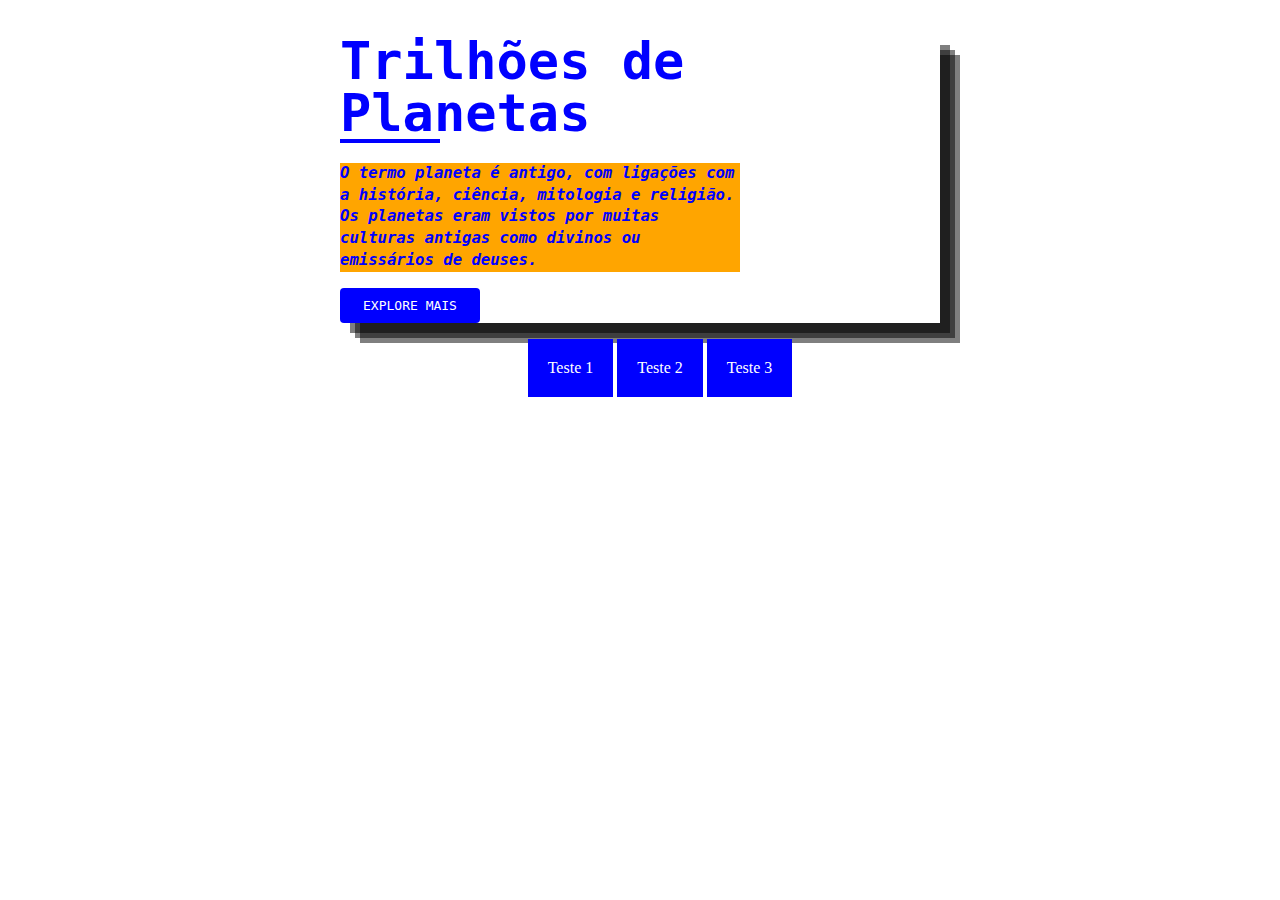
<file: index.html>
<!DOCTYPE html>
<html>
  <head>
    <link rel="stylesheet" type="text/css" href="css/style.css" />
  </head>
  <body>
    <section class="modal">
      <h1>Trilhões de Planetas</h1>
      <p>
        O termo planeta é antigo, com ligações com a história, ciência,
        mitologia e religião. Os planetas eram vistos por muitas culturas
        antigas como divinos ou emissários de deuses.
      </p>
      <a href="#">Explore Mais</a>
    </section>

    <ul>
      <li><a href="#">Teste 1</a></li>
      <li><a href="#">Teste 2</a></li>
      <li><a href="#">Teste 3</a></li>
    </ul>
  </body>
</html>
</file>
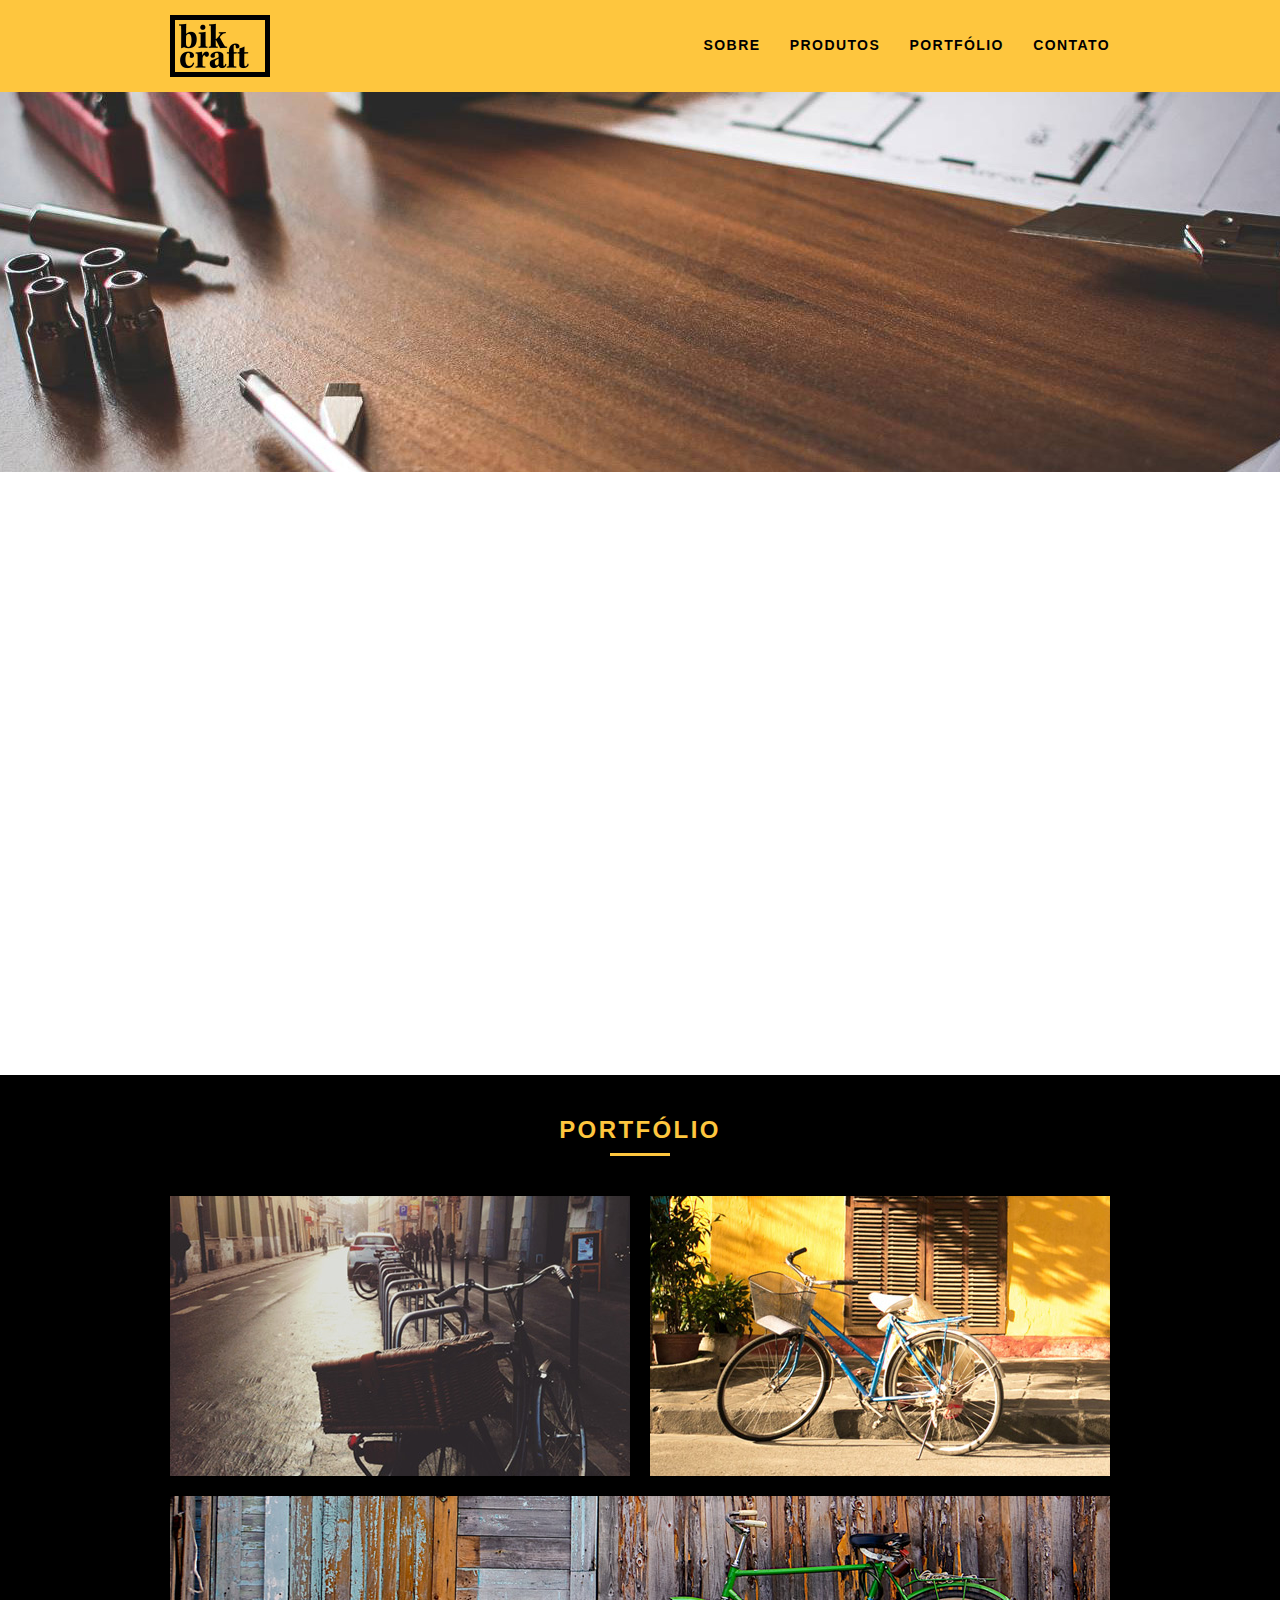
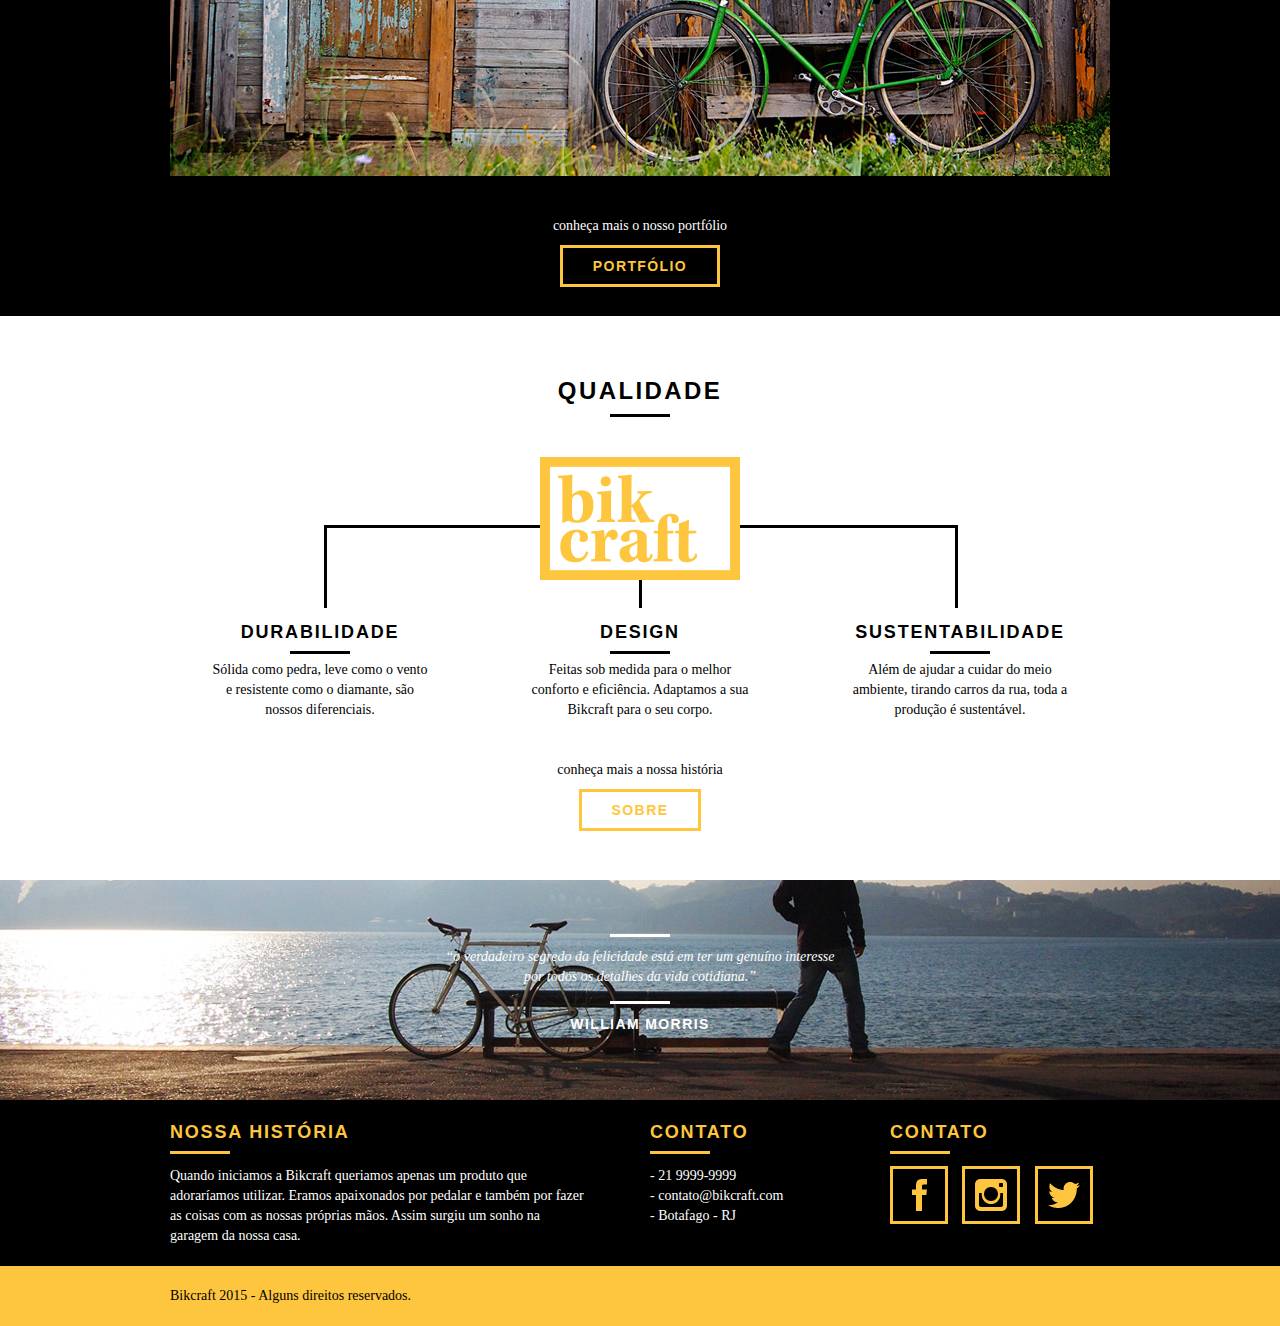
<file: bikcraft/index.html>
<!DOCTYPE html>
<html lang="pt-br">
	<head>
		<meta charset="utf-8">
		<title>Bikcraft - Bicicletas Personalizadas</title>
		<meta name="description" content="Compre a sua bicicleta personalizada na Bikcraft. Possuímos modelos Passeio, Retrô e Esporte.">

		<meta property="og:type" content="website"/>
		<meta property="og:title" content="Bikcraft - Bicicletas Personalizadas"/>
		<meta property="og:description" content="Compre a sua bicicleta personalizada na Bikcraft. Possuímos modelos Passeio, Retrô e Esporte."/>
		<meta property="og:url" content="http://bikcraft.com"/>
		<meta property="og:image" content="http://bikcraft.com/img/og-image.png"/>

		<meta name="viewport" content="width=device-width, initial-scale=1">

		<link rel="shortcut icon" href="favicon.ico">

		<link rel="stylesheet" href="css/style.css">
		<script src="js/libs/modernizr.custom.45655.js"></script>
	</head>
	<body>

		<header class="header">
			<div class="container">
				<a href="index.html" class="grid-4">
					<img src="img/bikcraft.png" alt="Bikcraft">
				</a>
				<nav class="grid-12 header_menu">
					<ul>
						<li><a href="sobre.html">Sobre</a></li>
						<li><a href="produtos.html">Produtos</a></li>
						<li><a href="portfolio.html">Portfólio</a></li>
						<li><a href="contato.html">Contato</a></li>
					</ul>
				</nav>
			</div>
		</header>

		<section class="introducao">
			<div class="container">
				<h1>Bicicletas Feitas a Mão</h1>
				<blockquote class="quote-externo">
					<p>“não tenha nada em sua casa que você não considere útil ou acredita ser bonito”</p>
					<cite>WILLIAM MORRIS</cite>
				</blockquote>
				<a href="produtos.html" class="btn">Orçamento</a>
			</div>
		</section>
		
		<section class="produtos container animar">
			<h2 class="subtitulo">Produtos</h2>
			<ul class="produtos_lista">

				<li class="grid-1-3">
					<div class="produtos_icone">
						<img src="img/produtos/passeio.png" alt="Bikcraft Passeio">
					</div>
					<h3>Passeio</h3>
					<p>Muito melhor do que passear pela orla a vidros fechados.</p>
				</li>

				<li class="grid-1-3">
					<div class="produtos_icone">
						<img src="img/produtos/esporte.png" alt="Bikcraft Esporte">
					</div>
					<h3>Esporte</h3>
					<p>Mais rápida do que Forrest Gump, ninguém vai pegar você.</p>
				</li>

				<li class="grid-1-3">
					<div class="produtos_icone">
						<img src="img/produtos/retro.png" alt="Bikcraft Retrô">
					</div>
					<h3>Retrô</h3>
					<p>O passado volta para lembrarmos o que devemos fazer no futuro.</p>
				</li>

			</ul>

			<div class="call">
				<p>clique aqui e veja os detalhes dos produtos</p>
				<a href="produtos.html" class="btn btn-preto">Produtos</a>
			</div>

		</section>
		<!-- Fecha Produtos -->

		<section class="portfolio">
			<div class="container">
				<h2 class="subtitulo">Portfólio</h2>
				<div class="portfolio_lista">
					<div class="grid-8"><img src="img/portfolio/retro.jpg" alt="Bicicleta Retrô"></div>
					<div class="grid-8"><img src="img/portfolio/passeio.jpg" alt="Bicicleta Passeio"></div>
					<div class="grid-16"><img src="img/portfolio/esporte.jpg" alt="Bicicleta Esporte"></div>
				</div>
				<div class="call">
					<p>conheça mais o nosso portfólio</p>
					<a href="portfolio.html" class="btn">Portfólio</a>
				</div>
			</div>
		</section>

		<section class="qualidade container">
			<h2 class="subtitulo">Qualidade</h2>
			<img src="img/bikcraft-qualidade.png" alt="Bikcraft">
			<ul class="qualidade_lista">
				<li class="grid-1-3">
					<h3>Durabilidade</h3>
					<p>Sólida como pedra, leve como o vento e resistente como o diamante, são nossos diferenciais.</p>
				</li>
				<li class="grid-1-3">
					<h3>Design</h3>
					<p>Feitas sob medida para o melhor conforto e eficiência. Adaptamos a sua Bikcraft para o seu corpo.</p>
				</li>
				<li class="grid-1-3">
					<h3>Sustentabilidade</h3>
					<p>Além de ajudar a cuidar do meio ambiente, tirando carros da rua, toda a produção é sustentável.</p>
				</li>
			</ul>
			<div class="call">
				<p>conheça mais a nossa história</p>
				<a href="sobre.html" class="btn btn-preto">Sobre</a>
			</div>
		</section>

		<div class="quebra">
			<blockquote class="quote-externo container">
				<p>“o verdadeiro segredo da felicidade está em ter um genuíno interesse por todos os detalhes da vida cotidiana.”</p>
				<cite>WILLIAM MORRIS</cite>
			</blockquote>
		</div>

		<footer>
			<div class="footer">
				<div class="container">

					<div class="grid-8 footer_historia">
						<h3>Nossa História</h3>
						<p>Quando iniciamos a Bikcraft queriamos apenas um produto que adoraríamos utilizar. Eramos apaixonados por pedalar e também por fazer as coisas com as nossas próprias mãos. Assim surgiu um sonho na garagem da nossa casa.</p>
					</div>

					<div class="grid-4 footer_contato">
						<h3>Contato</h3>
						<ul>
							<li>- 21 9999-9999</li>
							<li>- contato@bikcraft.com</li>
							<li>- Botafago - RJ</li>
						</ul>
					</div>

					<div class="grid-4 footer_redes">
						<h3>Contato</h3>
						<ul>
							<li><a href="http://facebook.com" target="_blank"><img src="img/redes-sociais/facebook.png" alt="Facebook Bikcraft"></a></li>
							<li><a href="http://instagram.com" target="_blank"><img src="img/redes-sociais/instagram.png" alt="Instagram Bikcraft"></a></li>
							<li><a href="http://twitter.com" target="_blank"><img src="img/redes-sociais/twitter.png" alt="Twitter Bikcraft"></a></li>
						</ul>
					</div>

				</div>
			</div>

			<div class="copy">
				<div class="container">
					<p class="grid-16">Bikcraft 2015 - Alguns direitos reservados.</p>
				</div>
			</div>
		</footer>

	<!-- JavaScript -->
	<script src="//ajax.googleapis.com/ajax/libs/jquery/1.11.2/jquery.min.js"></script>
	<script>window.jQuery || document.write('<script src="js/libs/jquery-1.11.2.min.js"><\/script>')</script>
	<script src="js/plugins.js"></script>
	<script src="js/main.js"></script>
	<!-- JavaScript -->

	</body>
</html>
</file>
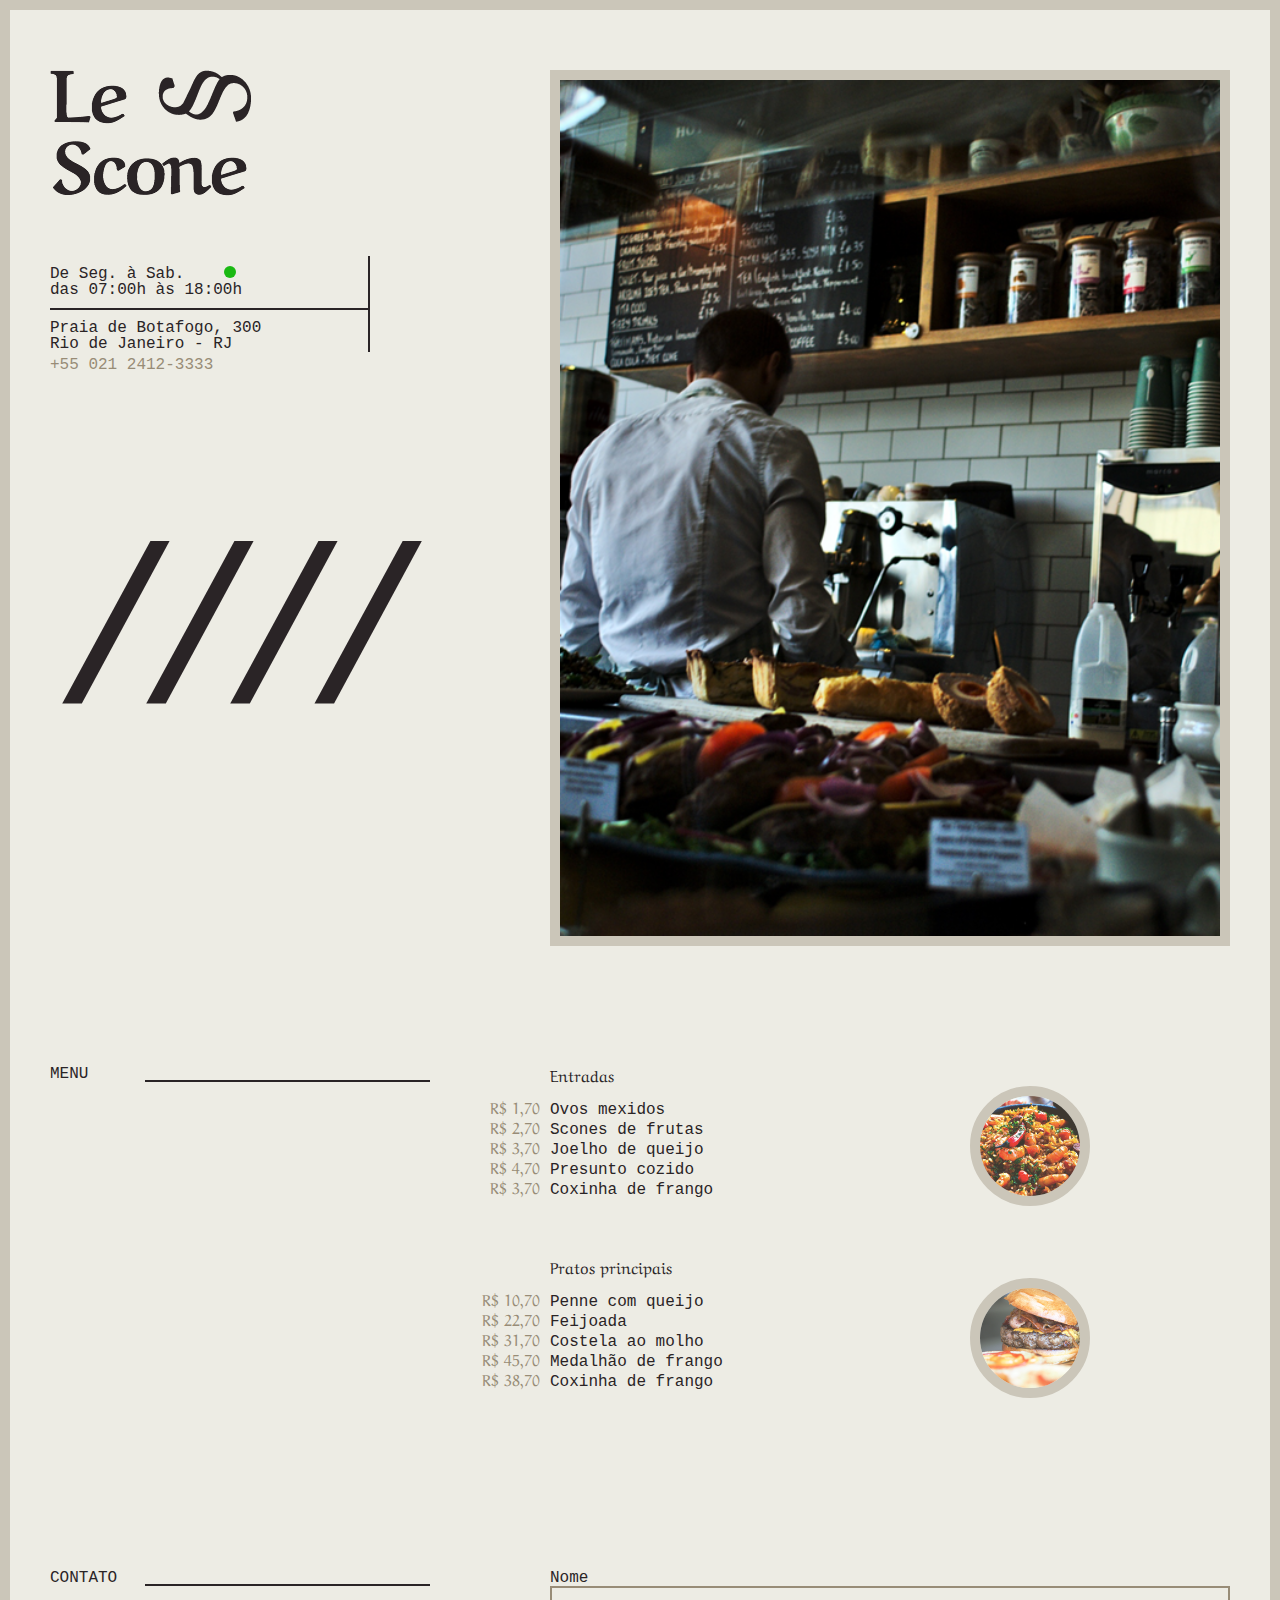
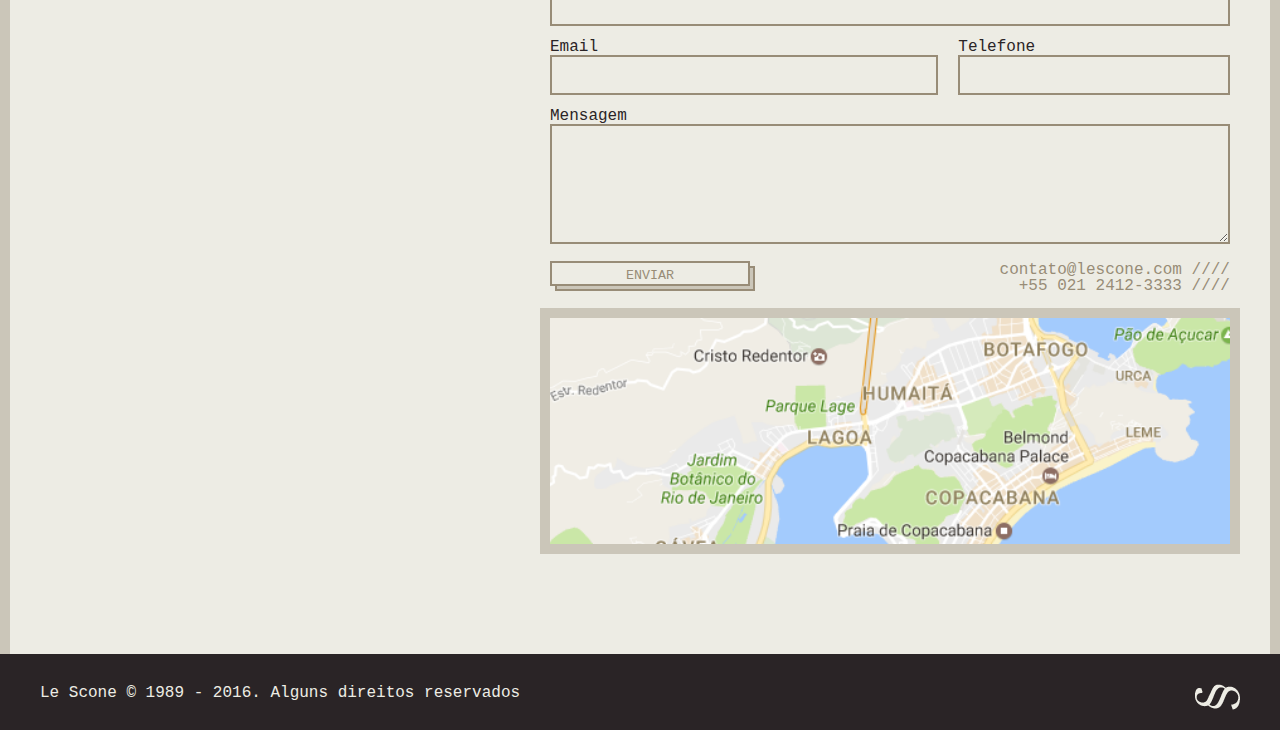
<file: lescone/index.html>
<!DOCTYPE html>
<html>
  <head>
    <title>Le Scone</title>
    <meta name="description" content="Le Scone - Restaurante" />
    <meta name="viewport" content="width=device-width, initial-scale=1" />
    <link rel="preconnect" href="https://fonts.gstatic.com" />
    <link
      href="https://fonts.googleapis.com/css2?family=Aref+Ruqaa&family=PT+Mono&display=swap"
      rel="stylesheet"
    />
    <link rel="stylesheet" href="./css/style.css" />
  </head>
  <body>
    <main class="container intro">
      <div class="grid-5">
        <img class="logo" src="./img/lescone.png" alt="Le Scone" />
        <div class="intro-info">
          <p>
            De Seg. à Sab.
            <span class="aberto"></span>
            <br />
            das 07:00h às 18:00h
          </p>
          <p>
            Praia de Botafogo, 300
            <br />
            Rio de Janeiro - RJ
          </p>
        </div>
        <p class="intro-telefone">+55 021 2412-3333</p>
      </div>
      <div class="grid-7">
        <img class="intro-foto" src="./img/foto.png" alt="Foto de Le Scone" />
      </div>
    </main>

    <section class="container menu">
      <h1 class="grid-4 titulo">Menu</h1>
      <div class="grid-7 offset-1">
        <div class="menu-item">
          <img src="./img/prato-1.png" alt="Prato 1 de Le Scone" />
          <h2>Entradas</h2>
          <ul>
            <li><span>R$ 1,70</span>Ovos mexidos</li>
            <li><span>R$ 2,70</span>Scones de frutas</li>
            <li><span>R$ 3,70</span>Joelho de queijo</li>
            <li><span>R$ 4,70</span>Presunto cozido</li>
            <li><span>R$ 3,70</span>Coxinha de frango</li>
          </ul>
        </div>
        <div class="menu-item">
          <img src="./img/prato-2.png" alt="Prato 2 de Le Scone" />
          <h2>Pratos principais</h2>
          <ul>
            <li><span>R$ 10,70</span>Penne com queijo</li>
            <li><span>R$ 22,70</span>Feijoada</li>
            <li><span>R$ 31,70</span>Costela ao molho</li>
            <li><span>R$ 45,70</span>Medalhão de frango</li>
            <li><span>R$ 38,70</span>Coxinha de frango</li>
          </ul>
        </div>
      </div>
    </section>

    <section class="container contato">
      <h1 class="grid-4 titulo">Contato</h1>
      <div class="grid-7 offset-1">
        <form>
          <label for="nome">Nome</label>
          <input type="text" id="nome" />
          <div class="row">
            <div class="grid-7">
              <label for="email">Email</label>
              <input type="text" id="email" />
            </div>
            <div class="grid-5">
              <label for="fone">Telefone</label>
              <input type="text" id="fone" />
            </div>
          </div>
          <label for="mensagem">Mensagem</label>
          <textarea name="mensagem" id="mensagem"></textarea>
          <input type="button" class="button" value="Enviar" />
        </form>
        <div class="contato-info">
          <p>contato@lescone.com ////</p>
          <p>+55 021 2412-3333 ////</p>
        </div>
        <a href="#" class="contato-mapa">
          <img src="./img/map.png" alt="Como chegar em Le Scone" />
        </a>
      </div>
    </section>

    <footer>
      <div class="container">
        <p>Le Scone &copy; 1989 - 2016. Alguns direitos reservados</p>
        <a href="https://www.origamid.com" target="_blank">
          <img src="./img/lescone-icone.png" alt="Le Scone icone" />
        </a>
      </div>
    </footer>
  </body>
</html>
</file>
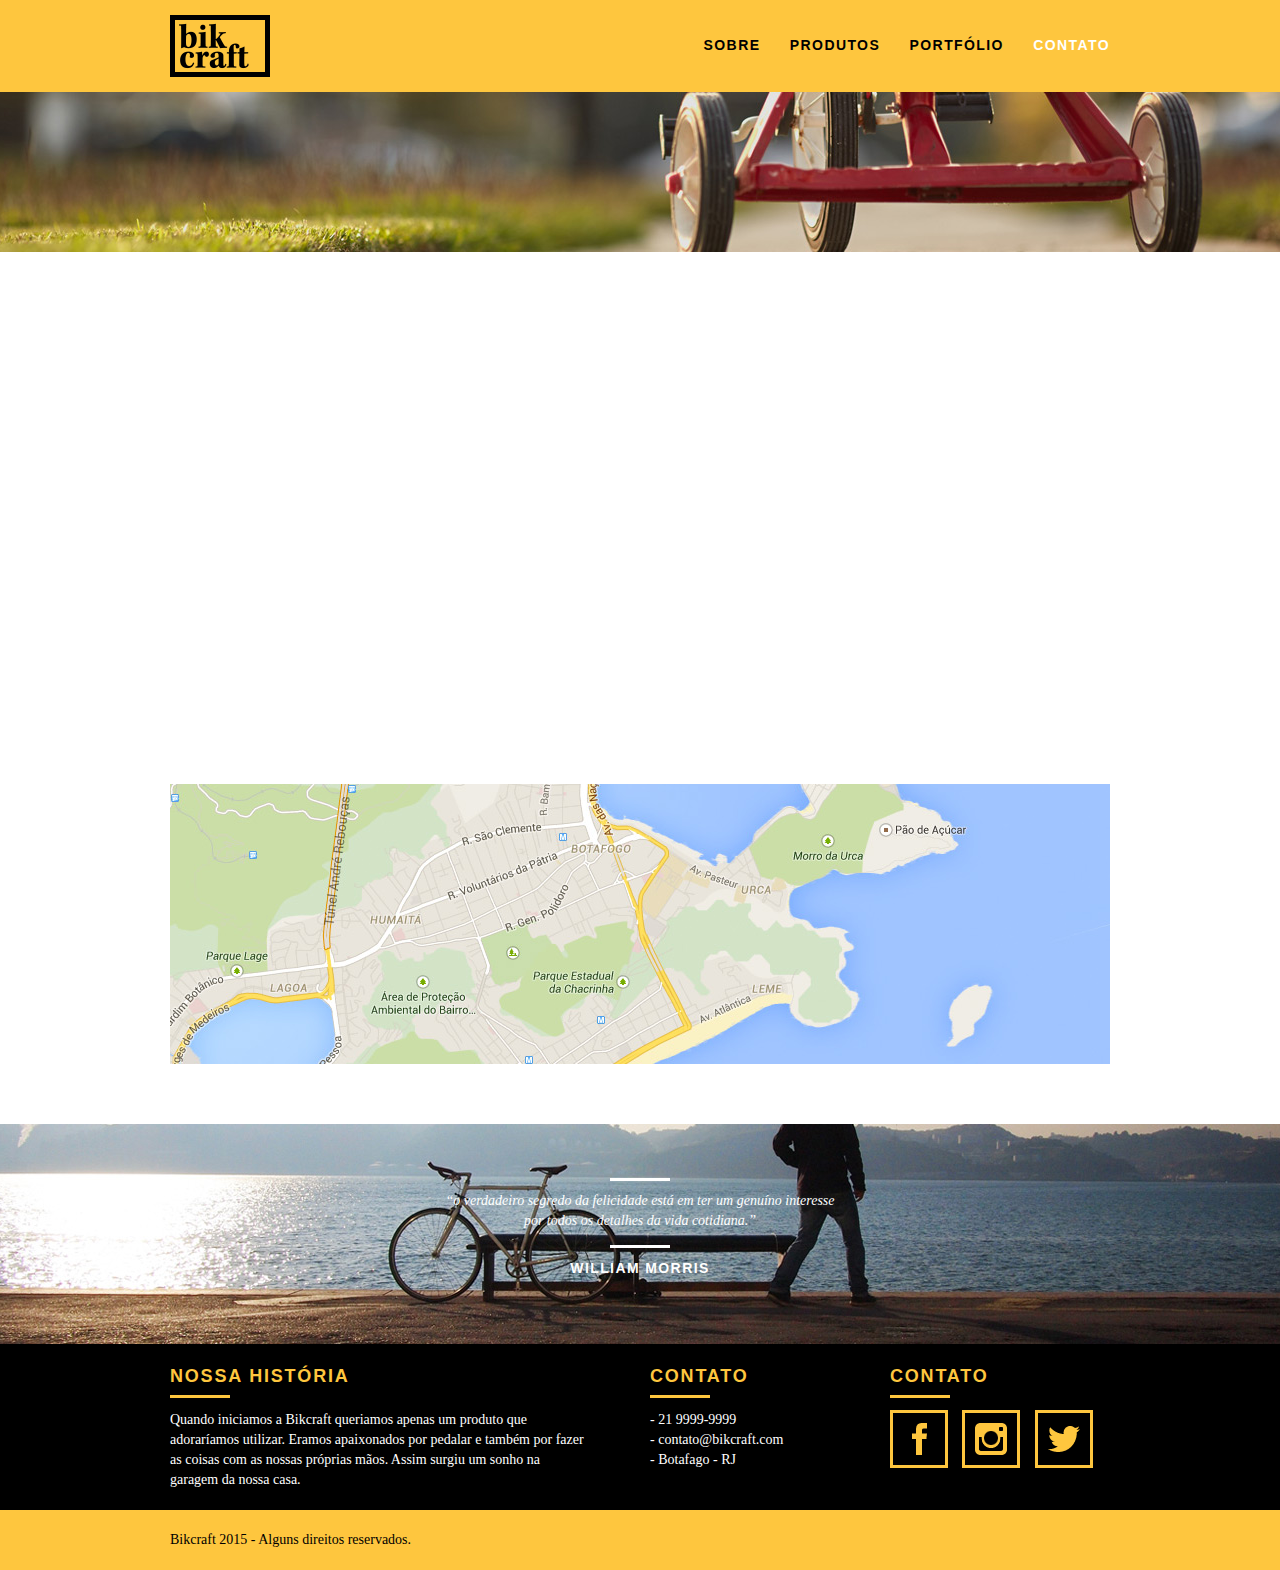
<file: bikcraft/contato.html>
<!DOCTYPE html>
<html lang="pt-br">
	<head>
		<meta charset="utf-8">
		<title>Bikcraft - Contato - 21 9999-9999</title>
		<meta name="description" content="Compre a sua bicicleta personalizada na Bikcraft. Possuímos modelos Passeio, Retrô e Esporte.">

		<meta property="og:type" content="website"/>
		<meta property="og:title" content="Bikcraft - Contato - 21 9999-9999"/>
		<meta property="og:description" content="Compre a sua bicicleta personalizada na Bikcraft. Possuímos modelos Passeio, Retrô e Esporte."/>
		<meta property="og:url" content="http://bikcraft.com/contato.html"/>
		<meta property="og:image" content="http://bikcraft.com/img/og-image.png"/>

		<meta name="viewport" content="width=device-width, initial-scale=1">

		<link rel="stylesheet" href="css/style.css">
		<script src="js/libs/modernizr.custom.45655.js"></script>
	</head>
	<body>

		<header class="header">
			<div class="container">
				<a href="index.html" class="grid-4">
					<img src="img/bikcraft.png" alt="Bikcraft">
				</a>
				<nav class="grid-12 header_menu">
					<ul>
						<li><a href="sobre.html">Sobre</a></li>
						<li><a href="produtos.html">Produtos</a></li>
						<li><a href="portfolio.html">Portfólio</a></li>
						<li><a href="contato.html" class="menu_ativo">Contato</a></li>
					</ul>
				</nav>
			</div>
		</header>

		<section class="introducao-interna interna_contato">
			<div class="container">
				<h1>Contato</h1>
				<p>tire suas dúvidas com a gente</p>
			</div>
		</section>

		<section class="contato container animar-interno">
			<form action="enviar.php" method="post" name="form" class="formphp contato_form grid-8">
				<label for="nome">Nome</label>
				<input id="nome" name="nome" type="text">
				<label for="email">E-mail</label>
				<input id="email" name="email" type="text">
				<label for="telefone">Telefone</label>
				<input id="telefone" name="telefone" type="text">

				<label class="nao-aparece">Se você não é um robô, deixe em branco.</label>
				<input type="text" class="nao-aparece" name="leaveblank">
				<label class="nao-aparece">Se você não é um robô, não mude este campo.</label>
				<input type="text" class="nao-aparece" name="dontchange" value="http://" >

				<label for="mensagem">Mensagem</label>
				<textarea name="mensagem" id="mensagem"></textarea>

				<button id="enviar" name="enviar" type="submit" class="btn btn-preto">Enviar</button>
			</form>

			<div class="contato_dados grid-8">
				<h3>Dados</h3>
				<span>+55 21 9999-9999</span>
				<span>orcamento@bikcraft.com</span>
				<span>Rua Ali Perto - Botafogo</span>
				<span>Rio de Janeiro - RJ - Brasil</span>
				<h3>Redes Sociais</h3>
				<ul>
					<li><a href="http://facebook.com" target="_blank"><img src="img/redes-sociais/facebook.png" alt="Facebook Bikcraft"></a></li>
					<li><a href="http://instagram.com" target="_blank"><img src="img/redes-sociais/instagram.png" alt="Instagram Bikcraft"></a></li>
					<li><a href="http://twitter.com" target="_blank"><img src="img/redes-sociais/twitter.png" alt="Twitter Bikcraft"></a></li>
				</ul>
			</div>
		</section>

		<section class="container contato_mapa">
			<a href="http://google.com" target="_blank" class="grid-16"><img src="img/endereco-bikcraft.jpg" alt="Endereço da Bikcraft"></a>
		</section>

		<div class="quebra">
			<blockquote class="quote-externo container">
				<p>“o verdadeiro segredo da felicidade está em ter um genuíno interesse por todos os detalhes da vida cotidiana.”</p>
				<cite>WILLIAM MORRIS</cite>
			</blockquote>
		</div>

		<footer>
			<div class="footer">
				<div class="container">

					<div class="grid-8 footer_historia">
						<h3>Nossa História</h3>
						<p>Quando iniciamos a Bikcraft queriamos apenas um produto que adoraríamos utilizar. Eramos apaixonados por pedalar e também por fazer as coisas com as nossas próprias mãos. Assim surgiu um sonho na garagem da nossa casa.</p>
					</div>

					<div class="grid-4 footer_contato">
						<h3>Contato</h3>
						<ul>
							<li>- 21 9999-9999</li>
							<li>- contato@bikcraft.com</li>
							<li>- Botafago - RJ</li>
						</ul>
					</div>

					<div class="grid-4 footer_redes">
						<h3>Contato</h3>
						<ul>
							<li><a href="http://facebook.com" target="_blank"><img src="img/redes-sociais/facebook.png" alt="Facebook Bikcraft"></a></li>
							<li><a href="http://instagram.com" target="_blank"><img src="img/redes-sociais/instagram.png" alt="Instagram Bikcraft"></a></li>
							<li><a href="http://twitter.com" target="_blank"><img src="img/redes-sociais/twitter.png" alt="Twitter Bikcraft"></a></li>
						</ul>
					</div>

				</div>
			</div>

			<div class="copy">
				<div class="container">
					<p class="grid-16">Bikcraft 2015 - Alguns direitos reservados.</p>
				</div>
			</div>
		</footer>

	<!-- JavaScript -->
	<script src="//ajax.googleapis.com/ajax/libs/jquery/1.11.2/jquery.min.js"></script>
	<script>window.jQuery || document.write('<script src="js/libs/jquery-1.11.2.min.js"><\/script>')</script>
	<script src="js/plugins.js"></script>
	<script src="js/main.js"></script>
	<!-- JavaScript -->

	</body>
</html>
</file>
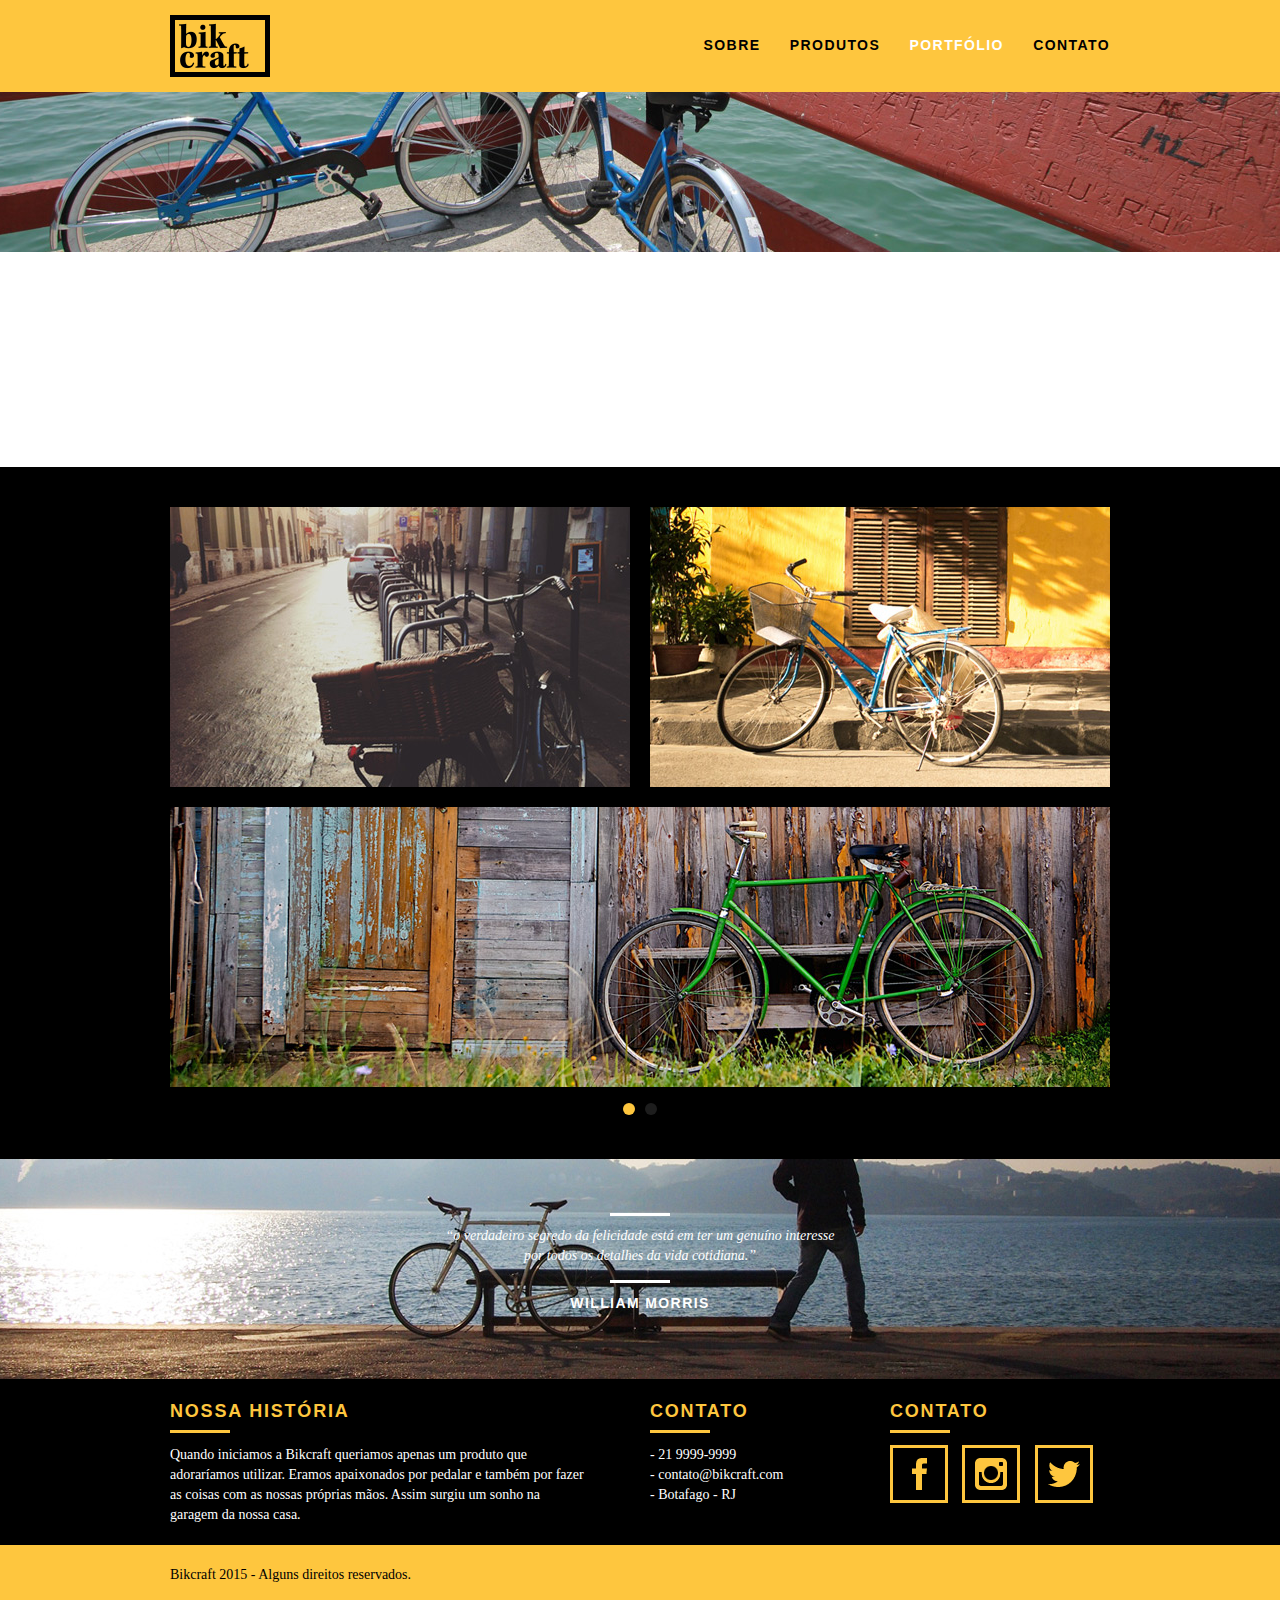
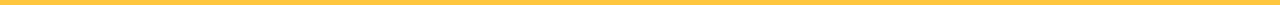
<file: bikcraft/portfolio.html>
<!DOCTYPE html>
<html lang="pt-br">
	<head>
		<meta charset="utf-8">
		<title>Bikcraft - Conheça o portfólio de clientes</title>
		<meta name="description" content="Compre a sua bicicleta personalizada na Bikcraft. Possuímos modelos Passeio, Retrô e Esporte.">

		<meta property="og:type" content="website"/>
		<meta property="og:title" content="Bikcraft - Conheça o portfólio de clientes"/>
		<meta property="og:description" content="Compre a sua bicicleta personalizada na Bikcraft. Possuímos modelos Passeio, Retrô e Esporte."/>
		<meta property="og:url" content="http://bikcraft.com/portfolio.html"/>
		<meta property="og:image" content="http://bikcraft.com/img/og-image.png"/>

		<meta name="viewport" content="width=device-width, initial-scale=1">

		<link rel="shortcut icon" href="favicon.ico">

		<link rel="stylesheet" href="css/style.css">
		<script src="js/libs/modernizr.custom.45655.js"></script>
	</head>
	<body>

		<header class="header">
			<div class="container">
				<a href="index.html" class="grid-4">
					<img src="img/bikcraft.png" alt="Bikcraft">
				</a>
				<nav class="grid-12 header_menu">
					<ul>
						<li><a href="sobre.html">Sobre</a></li>
						<li><a href="produtos.html">Produtos</a></li>
						<li><a href="portfolio.html" class="menu_ativo">Portfólio</a></li>
						<li><a href="contato.html">Contato</a></li>
					</ul>
				</nav>
			</div>
		</header>

		<section class="introducao-interna interna_portfolio">
			<div class="container">
				<h1>Portfólio</h1>
				<p>conheça os projetos que amamos mostrar</p>
			</div>
		</section>

		<section class="container animar-interno">
			<ul class="rslides">
				<li>
					<blockquote class="quote_clientes">
						<p>“Pedalar sempre foi a minha paixão, o que o pessoal da Bikcraft fez foi intensificar o meu amor por esta atividade. Recomendo à todos que amo.”</p>
						<cite>Barbara Moss</cite>
					</blockquote>
				</li>

				<li>
					<blockquote class="quote_clientes">
						<p>“Nada melhor do que dar um rolê com a minha Bikcraft na orla. Essa é a minha companheira mais fiel, nunca me traiu e está sempre a minha disposição.”</p>
						<cite>Jhony Rato</cite>
					</blockquote>
				</li>

				<li>
					<blockquote class="quote_clientes">
						<p>“Aqueles que ainda não possuem uma Bikcraft, não sabem o que estão perdendo. A precisão é absurda e a velocidade transcendental. Nunca vida nada igual.”</p>
						<cite>Bernardo</cite>
					</blockquote>
				</li>
			</ul>
		</section>

		<section class="portfolio">
			<div class="container">
				<ul class="portfolio_lista rslides_portfolio">

					<li>
						<div class="grid-8"><img src="img/portfolio/retro.jpg" alt="Bicicleta Retrô"></div>
						<div class="grid-8"><img src="img/portfolio/passeio.jpg" alt="Bicicleta Passeio"></div>
						<div class="grid-16"><img src="img/portfolio/esporte.jpg" alt="Bicicleta Esporte"></div>
					</li>

					<li>
						<div class="grid-8"><img src="img/portfolio/passeio.jpg" alt="Bicicleta Passeio"></div>
						<div class="grid-8"><img src="img/portfolio/retro.jpg" alt="Bicicleta Retrô"></div>
						<div class="grid-16"><img src="img/portfolio/esporte.jpg" alt="Bicicleta Esporte"></div>
					</li>

				</ul>
			</div>
		</section>

		<div class="quebra">
			<blockquote class="quote-externo container">
				<p>“o verdadeiro segredo da felicidade está em ter um genuíno interesse por todos os detalhes da vida cotidiana.”</p>
				<cite>WILLIAM MORRIS</cite>
			</blockquote>
		</div>

		<footer>
			<div class="footer">
				<div class="container">

					<div class="grid-8 footer_historia">
						<h3>Nossa História</h3>
						<p>Quando iniciamos a Bikcraft queriamos apenas um produto que adoraríamos utilizar. Eramos apaixonados por pedalar e também por fazer as coisas com as nossas próprias mãos. Assim surgiu um sonho na garagem da nossa casa.</p>
					</div>

					<div class="grid-4 footer_contato">
						<h3>Contato</h3>
						<ul>
							<li>- 21 9999-9999</li>
							<li>- contato@bikcraft.com</li>
							<li>- Botafago - RJ</li>
						</ul>
					</div>

					<div class="grid-4 footer_redes">
						<h3>Contato</h3>
						<ul>
							<li><a href="http://facebook.com" target="_blank"><img src="img/redes-sociais/facebook.png" alt="Facebook Bikcraft"></a></li>
							<li><a href="http://instagram.com" target="_blank"><img src="img/redes-sociais/instagram.png" alt="Instagram Bikcraft"></a></li>
							<li><a href="http://twitter.com" target="_blank"><img src="img/redes-sociais/twitter.png" alt="Twitter Bikcraft"></a></li>
						</ul>
					</div>

				</div>
			</div>

			<div class="copy">
				<div class="container">
					<p class="grid-16">Bikcraft 2015 - Alguns direitos reservados.</p>
				</div>
			</div>
		</footer>

	<!-- JavaScript -->
	<script src="//ajax.googleapis.com/ajax/libs/jquery/1.11.2/jquery.min.js"></script>
	<script>window.jQuery || document.write('<script src="js/libs/jquery-1.11.2.min.js"><\/script>')</script>
	<script src="js/plugins.js"></script>
	<script src="js/main.js"></script>
	<!-- JavaScript -->

	</body>
</html>
</file>
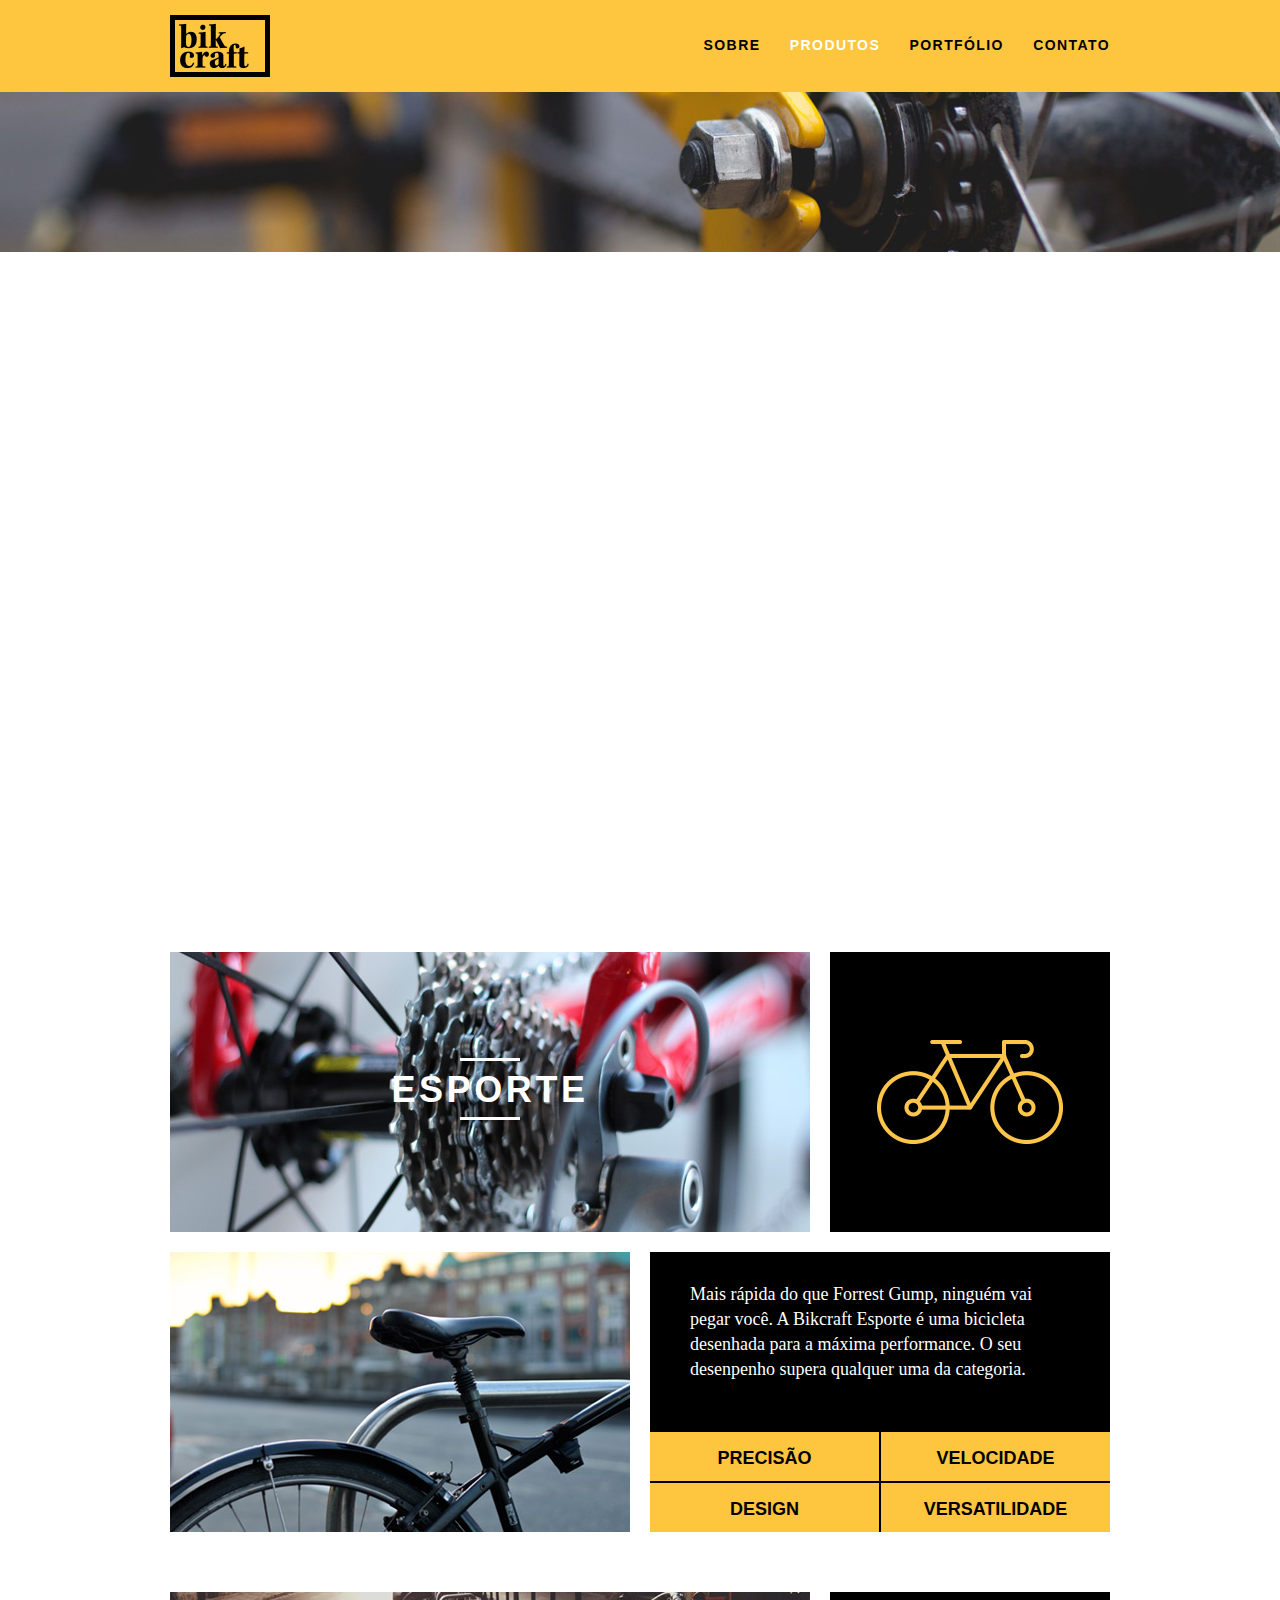
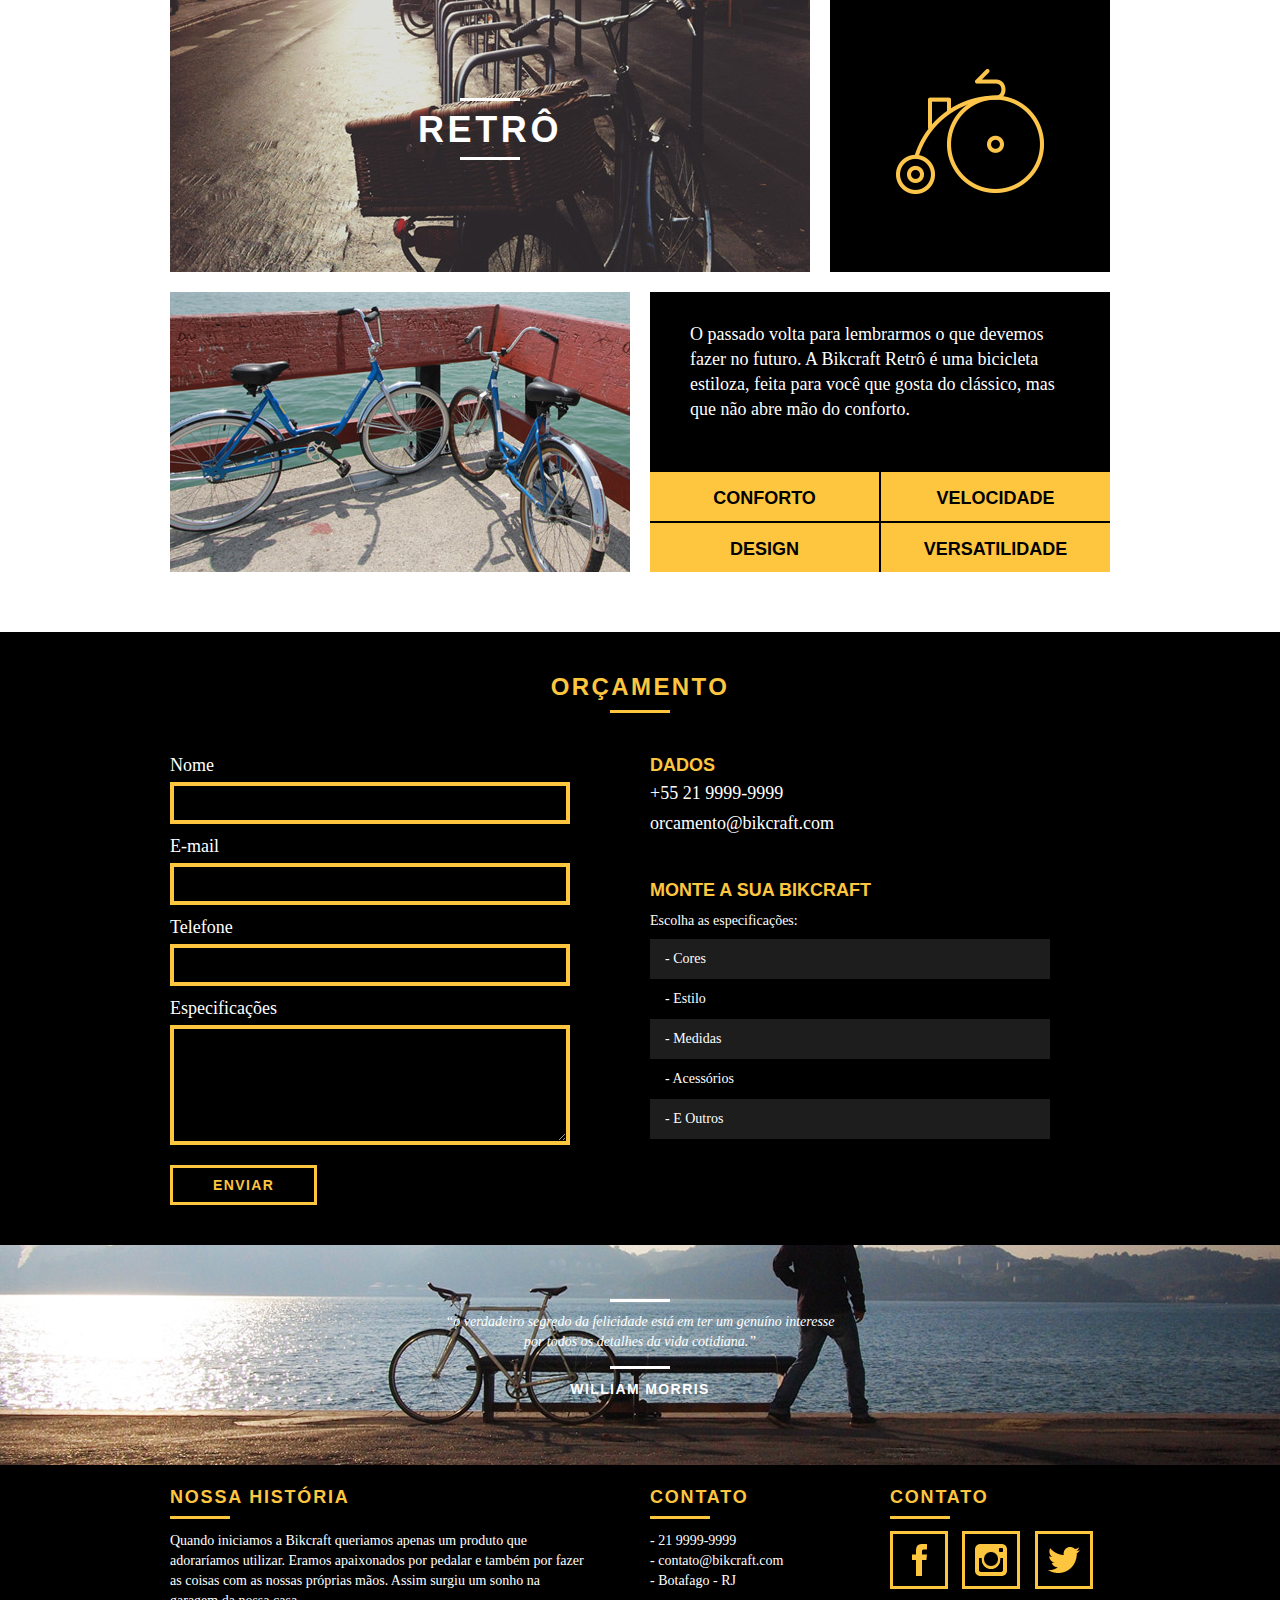
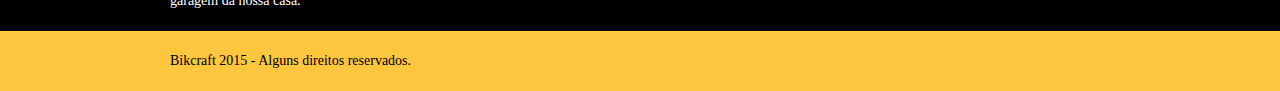
<file: bikcraft/produtos.html>
<!DOCTYPE html>
<html lang="pt-br">
	<head>
		<meta charset="utf-8">
		<title>Bikcraft - Conheça as linhas Passeio, Retrô e Esporte</title>
		<meta name="description" content="Compre a sua bicicleta personalizada na Bikcraft. Possuímos modelos Passeio, Retrô e Esporte.">

		<meta property="og:type" content="website"/>
		<meta property="og:title" content="Bikcraft - Conheça as linhas Passeio, Retrô e Esporte"/>
		<meta property="og:description" content="Compre a sua bicicleta personalizada na Bikcraft. Possuímos modelos Passeio, Retrô e Esporte."/>
		<meta property="og:url" content="http://bikcraft.com/produtos.html"/>
		<meta property="og:image" content="http://bikcraft.com/img/og-image.png"/>

		<meta name="viewport" content="width=device-width, initial-scale=1">

		<link rel="shortcut icon" href="favicon.ico">

		<link rel="stylesheet" href="css/style.css">
		<script src="js/libs/modernizr.custom.45655.js"></script>
	</head>
	<body>

		<header class="header">
			<div class="container">
				<a href="index.html" class="grid-4">
					<img src="img/bikcraft.png" alt="Bikcraft">
				</a>
				<nav class="grid-12 header_menu">
					<ul>
						<li><a href="sobre.html">Sobre</a></li>
						<li><a href="produtos.html" class="menu_ativo">Produtos</a></li>
						<li><a href="portfolio.html">Portfólio</a></li>
						<li><a href="contato.html">Contato</a></li>
					</ul>
				</nav>
			</div>
		</header>

		<section class="introducao-interna interna_produtos">
			<div class="container">
				<h1>Produtos</h1>
				<p>conheça todos os nossos produtos</p>
			</div>
		</section>

		<section class="container produto_item animar-interno">
			<div class="grid-11">
				<img src="img/produtos/bikcraft-passeio-1.jpg" alt="Bikcraft Passeio">
				<h2>Passeio</h2>
			</div>
			<div class="grid-5 produto_icone"><img src="img/produtos/passeio.png" alt="Icone Passeio"></div>
			<div class="grid-8"><img src="img/produtos/bikcraft-passeio-2.jpg" alt="Bikcraft Passeio"></div>
			<div class="grid-8 produto_info">
				<p>Muito melhor do que passear pela orla a vidros fechados. A Bikcraft Passeio é uma bicicleta que une conforto e praticidade para o seu dia a dia. Você nunca mais vai querer saber de outra.</p>
				<ul>
					<li>Conforto</li>
					<li>Praticidade</li>
					<li>Design</li>
					<li>Versatilidade</li>
				</ul>
			</div>
		</section>

		<section class="container produto_item">
			<div class="grid-11">
				<img src="img/produtos/bikcraft-esporte-1.jpg" alt="Bikcraft Esporte">
				<h2>Esporte</h2>
			</div>
			<div class="grid-5 produto_icone"><img src="img/produtos/esporte.png" alt="Icone Esporte"></div>
			<div class="grid-8"><img src="img/produtos/bikcraft-esporte-2.jpg" alt="Bikcraft Esporte"></div>
			<div class="grid-8 produto_info">
				<p>Mais rápida do que Forrest Gump, ninguém vai pegar você. A Bikcraft Esporte é uma bicicleta desenhada para a máxima performance. O seu desenpenho supera qualquer uma da categoria.</p>
				<ul>
					<li>Precisão</li>
					<li>Velocidade</li>
					<li>Design</li>
					<li>Versatilidade</li>
				</ul>
			</div>
		</section>

		<section class="container produto_item">
			<div class="grid-11">
				<img src="img/produtos/bikcraft-retro-1.jpg" alt="Bikcraft Retrô">
				<h2>Retrô</h2>
			</div>
			<div class="grid-5 produto_icone"><img src="img/produtos/retro.png" alt="Icone Retrô"></div>
			<div class="grid-8"><img src="img/produtos/bikcraft-retro-2.jpg" alt="Bikcraft Retrô"></div>
			<div class="grid-8 produto_info">
				<p>O passado volta para lembrarmos o que devemos fazer no futuro. A Bikcraft Retrô é uma bicicleta estiloza, feita para você que gosta do clássico, mas que não abre mão do conforto.</p>
				<ul>
					<li>Conforto</li>
					<li>Velocidade</li>
					<li>Design</li>
					<li>Versatilidade</li>
				</ul>
			</div>
		</section>

		<section class="orcamento">
			<div class="container">
				<h2 class="subtitulo">Orçamento</h2>
				<form action="enviar.php" method="post" name="form" class="formphp form grid-8">
					<label for="nome">Nome</label>
					<input id="nome" name="nome" type="text">
					<label for="email">E-mail</label>
					<input id="email" name="email" type="text">
					<label for="telefone">Telefone</label>
					<input id="telefone" name="telefone" type="text">

					<label class="nao-aparece">Se você não é um robô, deixe em branco.</label>
					<input type="text" class="nao-aparece" name="leaveblank">
					<label class="nao-aparece">Se você não é um robô, não mude este campo.</label>
					<input type="text" class="nao-aparece" name="dontchange" value="http://" >

					<label for="mensagem">Especificações</label>
					<textarea name="mensagem" id="mensagem"></textarea>

					<button id="enviar" name="enviar" type="submit" class="btn">Enviar</button>
				</form>
				<div class="orcamento_dados grid-8">
					<h3>Dados</h3>
					<span>+55 21 9999-9999</span>
					<span>orcamento@bikcraft.com</span>
					<h3>Monte a sua Bikcraft</h3>
					<p>Escolha as especificações:</p>
					<ul>
						<li>- Cores</li>
    				<li>- Estilo</li>
    				<li>- Medidas</li>
   					<li>- Acessórios</li>
    				<li>- E Outros</li>
					</ul>
				</div>
			</div>
		</section>

		<div class="quebra">
			<blockquote class="quote-externo container">
				<p>“o verdadeiro segredo da felicidade está em ter um genuíno interesse por todos os detalhes da vida cotidiana.”</p>
				<cite>WILLIAM MORRIS</cite>
			</blockquote>
		</div>

		<footer>
			<div class="footer">
				<div class="container">

					<div class="grid-8 footer_historia">
						<h3>Nossa História</h3>
						<p>Quando iniciamos a Bikcraft queriamos apenas um produto que adoraríamos utilizar. Eramos apaixonados por pedalar e também por fazer as coisas com as nossas próprias mãos. Assim surgiu um sonho na garagem da nossa casa.</p>
					</div>

					<div class="grid-4 footer_contato">
						<h3>Contato</h3>
						<ul>
							<li>- 21 9999-9999</li>
							<li>- contato@bikcraft.com</li>
							<li>- Botafago - RJ</li>
						</ul>
					</div>

					<div class="grid-4 footer_redes">
						<h3>Contato</h3>
						<ul>
							<li><a href="http://facebook.com" target="_blank"><img src="img/redes-sociais/facebook.png" alt="Facebook Bikcraft"></a></li>
							<li><a href="http://instagram.com" target="_blank"><img src="img/redes-sociais/instagram.png" alt="Instagram Bikcraft"></a></li>
							<li><a href="http://twitter.com" target="_blank"><img src="img/redes-sociais/twitter.png" alt="Twitter Bikcraft"></a></li>
						</ul>
					</div>

				</div>
			</div>

			<div class="copy">
				<div class="container">
					<p class="grid-16">Bikcraft 2015 - Alguns direitos reservados.</p>
				</div>
			</div>
		</footer>

	<!-- JavaScript -->
	<script src="//ajax.googleapis.com/ajax/libs/jquery/1.11.2/jquery.min.js"></script>
	<script>window.jQuery || document.write('<script src="js/libs/jquery-1.11.2.min.js"><\/script>')</script>
	<script src="js/plugins.js"></script>
	<script src="js/main.js"></script>
	<!-- JavaScript -->

	</body>
</html>
</file>
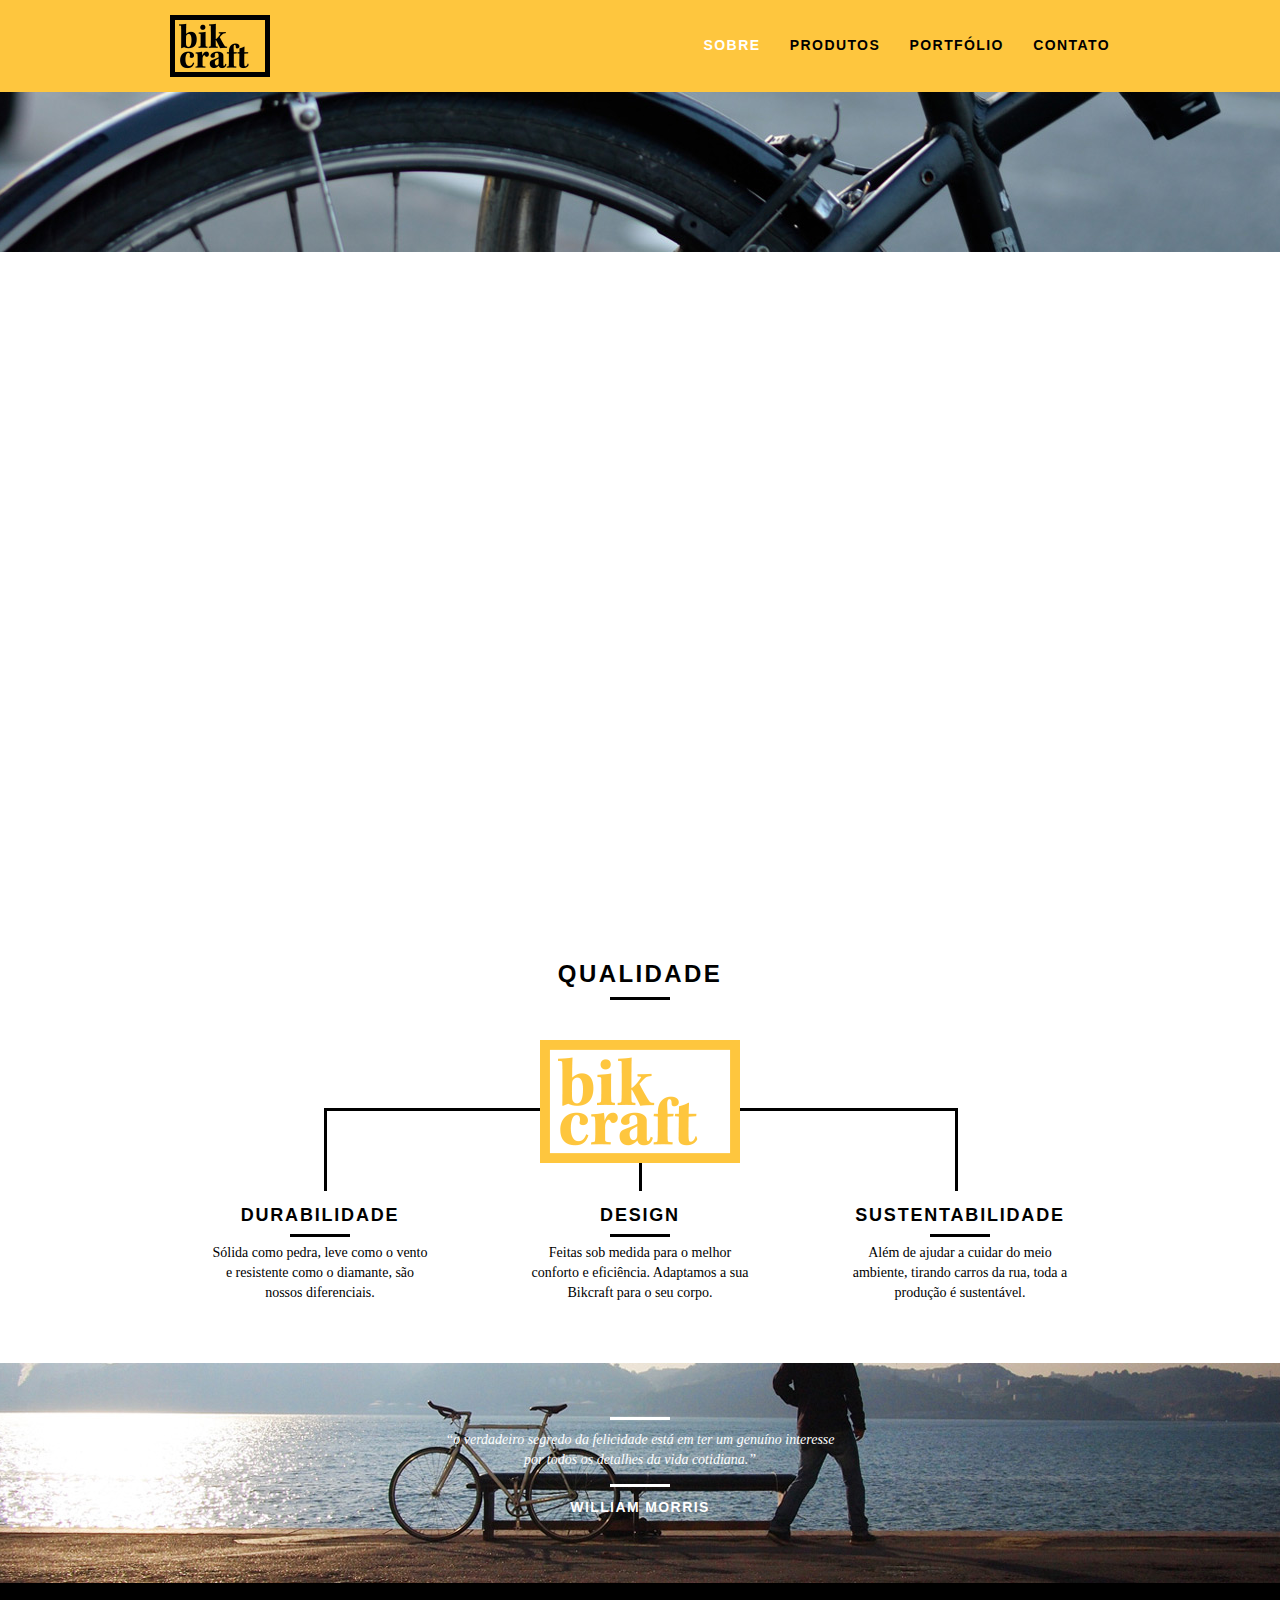
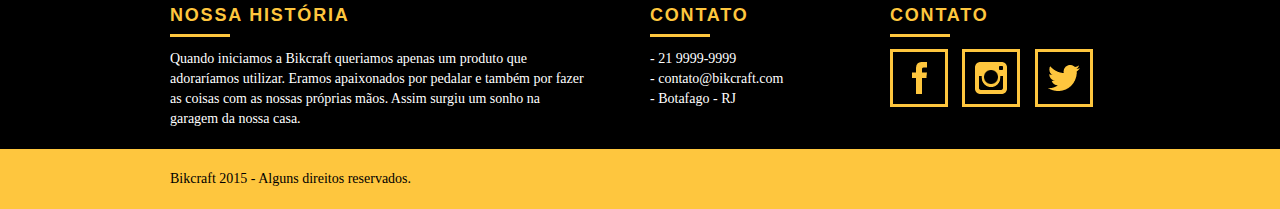
<file: bikcraft/sobre.html>
<!DOCTYPE html>
<html lang="pt-br">
	<head>
		<meta charset="utf-8">
		<title>Bikcraft - Saiba mais sobre a gente</title>
		<meta name="description" content="Compre a sua bicicleta personalizada na Bikcraft. Possuímos modelos Passeio, Retrô e Esporte.">

		<meta property="og:type" content="website"/>
		<meta property="og:title" content="Bikcraft - Saiba mais sobre a gente"/>
		<meta property="og:description" content="Compre a sua bicicleta personalizada na Bikcraft. Possuímos modelos Passeio, Retrô e Esporte."/>
		<meta property="og:url" content="http://bikcraft.com/sobre.html"/>
		<meta property="og:image" content="http://bikcraft.com/img/og-image.png"/>

		<meta name="viewport" content="width=device-width, initial-scale=1">

		<link rel="shortcut icon" href="favicon.ico">


		<link rel="stylesheet" href="css/style.css">
		<script src="js/libs/modernizr.custom.45655.js"></script>
	</head>
	<body>

		<header class="header">
			<div class="container">
				<a href="index.html" class="grid-4">
					<img src="img/bikcraft.png" alt="Bikcraft">
				</a>
				<nav class="grid-12 header_menu">
					<ul>
						<li><a href="sobre.html" class="menu_ativo">Sobre</a></li>
						<li><a href="produtos.html">Produtos</a></li>
						<li><a href="portfolio.html">Portfólio</a></li>
						<li><a href="contato.html">Contato</a></li>
					</ul>
				</nav>
			</div>
		</header>

		<section class="introducao-interna interna_sobre">
			<div class="container">
				<h1>Sobre</h1>
				<p>conheça mais sobre a bikcraft</p>
			</div>
		</section>

		<section class="missao_sobre container animar-interno">
			<div class="grid-10">
				<h2 class="subtitulo-interno">História, Missão e Visão</h2>
				<p>Quando iniciamos a Bikcraft queriamos apenas um produto que adoraríamos utilizar. Eramos apaixonados por pedalar e também por fazer as coisas com as nossas próprias mãos. Assim surgiu um sonho na garagem da nossa casa.</p>
				<p>Conheça os nossos produtos, pergunte para os nossos clientes e descubra a maravilha de ter uma Bikcraft na sua casa.</p>
			</div>
			<div class="grid-6">
				<h2 class="subtitulo-interno">Valores</h2>
				<ul>
					<li>- Qualidade no processo com</li>
					<li>- Foco no cliente sem perder a</li>
					<li>- Diversão, preservando a</li>
					<li>- Natureza com sustentabilidade</li>
				</ul>
			</div>

			<div class="grid-16 foto-equipe">
				<img src="img/equipe-bikcraft.jpg" alt="Equipe Bikcraft">
			</div>

		</section>

		<section class="qualidade container">
			<h2 class="subtitulo">Qualidade</h2>
			<img src="img/bikcraft-qualidade.png" alt="Bikcraft">
			<ul class="qualidade_lista">
				<li class="grid-1-3">
					<h3>Durabilidade</h3>
					<p>Sólida como pedra, leve como o vento e resistente como o diamante, são nossos diferenciais.</p>
				</li>
				<li class="grid-1-3">
					<h3>Design</h3>
					<p>Feitas sob medida para o melhor conforto e eficiência. Adaptamos a sua Bikcraft para o seu corpo.</p>
				</li>
				<li class="grid-1-3">
					<h3>Sustentabilidade</h3>
					<p>Além de ajudar a cuidar do meio ambiente, tirando carros da rua, toda a produção é sustentável.</p>
				</li>
			</ul>
		</section>

		<div class="quebra">
			<blockquote class="quote-externo container">
				<p>“o verdadeiro segredo da felicidade está em ter um genuíno interesse por todos os detalhes da vida cotidiana.”</p>
				<cite>WILLIAM MORRIS</cite>
			</blockquote>
		</div>

		<footer>
			<div class="footer">
				<div class="container">

					<div class="grid-8 footer_historia">
						<h3>Nossa História</h3>
						<p>Quando iniciamos a Bikcraft queriamos apenas um produto que adoraríamos utilizar. Eramos apaixonados por pedalar e também por fazer as coisas com as nossas próprias mãos. Assim surgiu um sonho na garagem da nossa casa.</p>
					</div>

					<div class="grid-4 footer_contato">
						<h3>Contato</h3>
						<ul>
							<li>- 21 9999-9999</li>
							<li>- contato@bikcraft.com</li>
							<li>- Botafago - RJ</li>
						</ul>
					</div>

					<div class="grid-4 footer_redes">
						<h3>Contato</h3>
						<ul>
							<li><a href="http://facebook.com" target="_blank"><img src="img/redes-sociais/facebook.png" alt="Facebook Bikcraft"></a></li>
							<li><a href="http://instagram.com" target="_blank"><img src="img/redes-sociais/instagram.png" alt="Instagram Bikcraft"></a></li>
							<li><a href="http://twitter.com" target="_blank"><img src="img/redes-sociais/twitter.png" alt="Twitter Bikcraft"></a></li>
						</ul>
					</div>

				</div>
			</div>

			<div class="copy">
				<div class="container">
					<p class="grid-16">Bikcraft 2015 - Alguns direitos reservados.</p>
				</div>
			</div>
		</footer>

	<!-- JavaScript -->
	<script src="//ajax.googleapis.com/ajax/libs/jquery/1.11.2/jquery.min.js"></script>
	<script>window.jQuery || document.write('<script src="js/libs/jquery-1.11.2.min.js"><\/script>')</script>
	<script src="js/plugins.js"></script>
	<script src="js/main.js"></script>
	<!-- JavaScript -->

	</body>
</html>
</file>
<file: css/style.css>
div {
  width: 50%;
  width: 100%;
}
@media (max-width: 600px) {
  div {
    width: 80%;
  }
}
@media (max-width: 300px) {
  div {
    width: 60%;
  }
}

div {
  width: 401px;
  height: 601.5px;
}

p {
  color: blue;
  background: orange;
  font-family: monospace;
  font-size: 1.5em;
  font-weight: bold;
}

.clearfix::after, section::after, div::after {
  display: table;
  content: "";
  clear: both;
}

.erro, .button-erro {
  color: red;
  font-weight: bold;
}

a.erro, a.button-erro {
  display: block;
}

.button-erro {
  padding: 20px;
  width: 200px;
}

div {
  font-size: 20px;
  width: 360px;
  padding: 20px;
  height: 200px;
}

section.modal {
  max-width: 600px;
  margin: 0 auto;
  box-sizing: border-box;
  -moz-box-sizing: border-box;
  -webkit-box-sizing: border-box;
}

.modal {
  box-shadow: 10px 10px 0 0 rgba(0, 0, 0, 0.5), 15px 15px 0 0 rgba(0, 0, 0, 0.5), 20px 20px 0 0 rgba(0, 0, 0, 0.5);
  -moz-box-shadow: 10px 10px 0 0 rgba(0, 0, 0, 0.5), 15px 15px 0 0 rgba(0, 0, 0, 0.5), 20px 20px 0 0 rgba(0, 0, 0, 0.5);
  -webkit-box-shadow: 10px 10px 0 0 rgba(0, 0, 0, 0.5), 15px 15px 0 0 rgba(0, 0, 0, 0.5), 20px 20px 0 0 rgba(0, 0, 0, 0.5);
}
.modal h1 {
  color: blue;
  font-family: monospace;
  margin-bottom: 20px;
  font-size: 4em;
  font-weight: bold;
  font-family: monospace;
  line-height: 1;
}
.modal h1::after {
  content: "";
  display: block;
  width: 100px;
  height: 4px;
  background: blue;
}
@media (max-width: 600px) {
  .modal h1 {
    color: #84e;
    font-size: 2em;
  }
}
.modal p {
  font-size: 1.2em;
  font-family: monospace;
  font-style: italic;
  line-height: 1.4;
  max-width: 400px;
}
@media (max-width: 600px) {
  .modal p {
    font-size: 0.8em;
  }
}
.modal a {
  display: block;
  max-width: 120px;
  padding: 10px;
  border-radius: 4px;
  text-align: center;
  background: blue;
  color: white;
  text-decoration: none;
  text-transform: uppercase;
  font-family: monospace;
}

ul {
  text-align: center;
}
ul li {
  font-size: 2.25em;
  display: inline-block;
  list-style: none;
}
ul li a {
  font-size: 0.4444444444em;
  display: block;
  padding: 20px;
  text-decoration: none;
  background: blue;
  color: white;
}
ul li a:hover, ul li a.active,
ul li a .active {
  background: rgba(0, 0, 255, 0.5);
}
ul li a::after, ul li a::before {
  content: " ";
}
.active ul li a {
  background: blue;
}
</file>
<file: lescone/css/style.css>
html,body,div,span,applet,object,iframe,h1,h2,h3,h4,h5,h6,p,blockquote,pre,a,abbr,acronym,address,big,cite,code,del,dfn,em,img,ins,kbd,q,s,samp,small,strike,strong,sub,sup,tt,var,b,u,i,center,dl,dt,dd,ol,ul,li,fieldset,form,label,legend,table,caption,tbody,tfoot,thead,tr,th,td,article,aside,canvas,details,embed,figure,figcaption,footer,header,hgroup,menu,nav,output,ruby,section,summary,time,mark,audio,video{margin:0;padding:0;border:0;font-size:100%;font:inherit;vertical-align:baseline}article,aside,details,figcaption,figure,footer,header,hgroup,menu,nav,section{display:block}body{line-height:1}ol,ul{list-style:none}blockquote,q{quotes:none}blockquote:before,blockquote:after,q:before,q:after{content:"";content:none}table{border-collapse:collapse;border-spacing:0}*,*::after,*::before{box-sizing:border-box}.grid-1{width:calc(8.3333333333% - 20px)}.grid-2{width:calc(16.6666666667% - 20px)}.grid-3{width:calc(25% - 20px)}.grid-4{width:calc(33.3333333333% - 20px)}.grid-5{width:calc(41.6666666667% - 20px)}.grid-6{width:calc(50% - 20px)}.grid-7{width:calc(58.3333333333% - 20px)}.grid-8{width:calc(66.6666666667% - 20px)}.grid-9{width:calc(75% - 20px)}.grid-10{width:calc(83.3333333333% - 20px)}.grid-11{width:calc(91.6666666667% - 20px)}.grid-12{width:calc(100% - 20px)}[class^=grid-]{float:left;min-height:1px;margin-left:10px;margin-right:10px}@media screen and (max-width: 759px){[class^=grid-]{width:100%;float:none;margin-left:0px;margin-right:0px}}.offset-1{margin-left:calc(8.3333333333% + 10px)}.offset-2{margin-left:calc(16.6666666667% + 10px)}.offset-3{margin-left:calc(25% + 10px)}.offset-4{margin-left:calc(33.3333333333% + 10px)}.offset-5{margin-left:calc(41.6666666667% + 10px)}.offset-6{margin-left:calc(50% + 10px)}.offset-7{margin-left:calc(58.3333333333% + 10px)}.offset-8{margin-left:calc(66.6666666667% + 10px)}.offset-9{margin-left:calc(75% + 10px)}.offset-10{margin-left:calc(83.3333333333% + 10px)}.offset-11{margin-left:calc(91.6666666667% + 10px)}.offset-12{margin-left:calc(100% + 10px)}@media screen and (max-width: 759px){.offset-1,.offset-2,.offset-3,.offset-4,.offset-5,.offset-6,.offset-7,.offset-8,.offset-9,.offset-10,.offset-11,.offset-12{margin-left:0px}}.container{max-width:1200px;margin:0px auto;position:relative}@media screen and (min-width: 760px)and (max-width: 1199px){.container{max-width:760px}}@media screen and (max-width: 759px){.container{max-width:480px;padding-left:10px;padding-right:10px}}.container::after,.container::before{content:"";display:table;clear:both}.row{position:relative;margin-left:-10px;margin-right:-10px}@media screen and (max-width: 759px){.row{margin-left:0px;margin-right:0px}}.row::after,.row::before{content:"";display:table;clear:both}body{background:#edece4;border:10px solid #cbc6b9;color:#2a2426}@media screen and (max-width: 759px){body{border:none}}img{display:block;max-width:100%}p{font-family:"PT Mono",monospace;font-size:"1.125em";line-height:"1.6666666667em"}.titulo{font-family:"PT Mono",monospace;font-size:"1.125em";line-height:"1.6666666667em";text-transform:uppercase}@media screen and (max-width: 759px){.titulo{margin-bottom:40px}}.titulo::after{content:"";display:block;background:#2a2426;width:75%;float:right;height:2px;margin-top:14px}@media screen and (min-width: 760px)and (max-width: 1199px){.titulo::after{width:60%}}.intro{margin-top:60px}@media screen and (max-width: 759px){.intro{margin-top:20px}}.logo{margin-bottom:60px}.intro-info{border-right:2px solid #2a2426;max-width:320px}.intro-info p{padding-top:10px}.intro-info p:first-child{border-bottom:2px solid #2a2426;padding-bottom:10px}.intro-telefone{color:#988c77;margin-top:5px}@media screen and (max-width: 759px){.intro-telefone{margin-bottom:40px}}.intro-telefone::after{content:"/ / / /";display:block;margin-top:160px;font-size:220px;letter-spacing:-90px;color:#2a2426}@media screen and (min-width: 760px)and (max-width: 1199px){.intro-telefone::after{margin-top:80px;font-size:160px;letter-spacing:-70px}}@media screen and (max-width: 759px){.intro-telefone::after{display:none}}.aberto{display:inline-block;width:12px;height:12px;background:#1ab912;border-radius:50%;margin-left:30px}.intro-foto{border:10px solid #cbc6b9;width:100%}.menu{margin-top:120px;margin-bottom:120px}@media screen and (max-width: 759px){.menu{margin-top:60px;margin-bottom:60px}}.menu-item{margin-bottom:60px}.menu-item h2{font-family:"Aref Ruqaa",serif;font-size:"1.5em";line-height:"1.25em";margin-bottom:1em}.menu-item li{font-family:"PT Mono",monospace;font-size:"1.125em";line-height:"1.6666666667em";line-height:"1.9444444444em"}.menu-item li span{font-family:"Aref Ruqaa",serif;color:#988c77;display:inline-block;width:70px;text-align:right;margin-right:10px;margin-left:-80px}@media screen and (max-width: 759px){.menu-item li span{margin-left:0px;width:auto}}.menu-item img{border-radius:50%;border:10px solid #cbc6b9;position:absolute;right:10px;margin-top:20px;width:120px}@media screen and (min-width: 1200px){.menu-item img{right:150px}}@media screen and (max-width: 759px){.menu-item img{width:90px;margin-top:0px}}.contato{margin-top:120px;margin-bottom:120px}@media screen and (max-width: 759px){.contato{margin-top:60px;margin-bottom:60px}}.contato form label{font-family:"PT Mono",monospace;font-size:"1.125em";line-height:"1.6666666667em";display:block}.contato form input[type=text],.contato form textarea{font-family:"PT Mono",monospace;font-size:"1.125em";line-height:"1.6666666667em";color:#2a2426;width:100%;padding:0 5px;height:40px;border:2px solid #988c77;background:transparent;margin-bottom:1em}.contato form input[type=text]:hover,.contato form input[type=text]:focus,.contato form textarea:hover,.contato form textarea:focus{outline:none;border-color:#cbc6b9}.contato form textarea{height:120px}.contato form input.button{font-family:"PT Mono",monospace;font-size:"1.125em";line-height:"1.6666666667em";cursor:pointer;color:#988c77;text-transform:uppercase;border:2px solid #988c77;background:transparent;display:block;width:200px;padding-top:5px;-webkit-box-shadow:5px 5px 0 -2px #cbc6b9,5px 5px 0 0 #988c77;-moz-box-shadow:5px 5px 0 -2px #cbc6b9,5px 5px 0 0 #988c77;box-shadow:5px 5px 0 -2px #cbc6b9,5px 5px 0 0 #988c77;transition:.3s}.contato form input.button:hover{-webkit-box-shadow:3px 3px 0 -2px #cbc6b9,3px 3px 0 0 #988c77;-moz-box-shadow:3px 3px 0 -2px #cbc6b9,3px 3px 0 0 #988c77;box-shadow:3px 3px 0 -2px #cbc6b9,3px 3px 0 0 #988c77}.contato-info{display:inline-block;color:#988c77;margin-top:1em}@media screen and (min-width: 1200px){.contato-info{float:right;text-align:right;margin-top:-1.5em;margin-bottom:1.5em}}.contato-mapa{display:block;-webkit-box-shadow:0 0 0 10px #cbc6b9;-moz-box-shadow:0 0 0 10px #cbc6b9;box-shadow:0 0 0 10px #cbc6b9;clear:both;margin-top:1em}.contato-mapa img{width:100%}footer{padding:20px 0;background:#2a2426;-webkit-box-shadow:0 0 0 10px #2a2426;-moz-box-shadow:0 0 0 10px #2a2426;box-shadow:0 0 0 10px #2a2426}footer p{color:#edece4;display:inline-block}@media screen and (max-width: 759px){footer p{text-align:center}}footer a{display:inline-block;float:right}@media screen and (max-width: 759px){footer a{display:block;float:none}}footer a img{float:right}@media screen and (max-width: 759px){footer a img{float:none;margin:20px auto}}
</file>
<file: bikcraft/css/style.css>
@charset "UTF-8";
/*! normalize.css v3.0.2 | MIT License | git.io/normalize */
/**
 * 1. Set default font family to sans-serif.
 * 2. Prevent iOS text size adjust after orientation change, without disabling
 *    user zoom.
 */
html {
  font-family: sans-serif;
  /* 1 */
  -ms-text-size-adjust: 100%;
  /* 2 */
  -webkit-text-size-adjust: 100%;
  /* 2 */
}

/**
 * Remove default margin.
 */
body {
  margin: 0;
}

/* HTML5 display definitions
   ========================================================================== */
/**
 * Correct `block` display not defined for any HTML5 element in IE 8/9.
 * Correct `block` display not defined for `details` or `summary` in IE 10/11
 * and Firefox.
 * Correct `block` display not defined for `main` in IE 11.
 */
article,
aside,
details,
figcaption,
figure,
footer,
header,
hgroup,
main,
menu,
nav,
section,
summary {
  display: block;
}

/**
 * 1. Correct `inline-block` display not defined in IE 8/9.
 * 2. Normalize vertical alignment of `progress` in Chrome, Firefox, and Opera.
 */
audio,
canvas,
progress,
video {
  display: inline-block;
  /* 1 */
  vertical-align: baseline;
  /* 2 */
}

/**
 * Prevent modern browsers from displaying `audio` without controls.
 * Remove excess height in iOS 5 devices.
 */
audio:not([controls]) {
  display: none;
  height: 0;
}

/**
 * Address `[hidden]` styling not present in IE 8/9/10.
 * Hide the `template` element in IE 8/9/11, Safari, and Firefox < 22.
 */
[hidden],
template {
  display: none;
}

/* Links
   ========================================================================== */
/**
 * Remove the gray background color from active links in IE 10.
 */
a {
  background-color: transparent;
}

/**
 * Improve readability when focused and also mouse hovered in all browsers.
 */
a:active,
a:hover {
  outline: 0;
}

/* Text-level semantics
   ========================================================================== */
/**
 * Address styling not present in IE 8/9/10/11, Safari, and Chrome.
 */
abbr[title] {
  border-bottom: 1px dotted;
}

/**
 * Address style set to `bolder` in Firefox 4+, Safari, and Chrome.
 */
b,
strong {
  font-weight: bold;
}

/**
 * Address styling not present in Safari and Chrome.
 */
dfn {
  font-style: italic;
}

/**
 * Address variable `h1` font-size and margin within `section` and `article`
 * contexts in Firefox 4+, Safari, and Chrome.
 */
h1 {
  font-size: 2em;
  margin: 0.67em 0;
}

/**
 * Address styling not present in IE 8/9.
 */
mark {
  background: #ff0;
  color: black;
}

/**
 * Address inconsistent and variable font size in all browsers.
 */
small {
  font-size: 80%;
}

/**
 * Prevent `sub` and `sup` affecting `line-height` in all browsers.
 */
sub,
sup {
  font-size: 75%;
  line-height: 0;
  position: relative;
  vertical-align: baseline;
}

sup {
  top: -0.5em;
}

sub {
  bottom: -0.25em;
}

/* Embedded content
   ========================================================================== */
/**
 * Remove border when inside `a` element in IE 8/9/10.
 */
img {
  border: 0;
}

/**
 * Correct overflow not hidden in IE 9/10/11.
 */
svg:not(:root) {
  overflow: hidden;
}

/* Grouping content
   ========================================================================== */
/**
 * Address margin not present in IE 8/9 and Safari.
 */
figure {
  margin: 1em 40px;
}

/**
 * Address differences between Firefox and other browsers.
 */
hr {
  -moz-box-sizing: content-box;
  box-sizing: content-box;
  height: 0;
}

/**
 * Contain overflow in all browsers.
 */
pre {
  overflow: auto;
}

/**
 * Address odd `em`-unit font size rendering in all browsers.
 */
code,
kbd,
pre,
samp {
  font-family: monospace, monospace;
  font-size: 1em;
}

/* Forms
   ========================================================================== */
/**
 * Known limitation: by default, Chrome and Safari on OS X allow very limited
 * styling of `select`, unless a `border` property is set.
 */
/**
 * 1. Correct color not being inherited.
 *    Known issue: affects color of disabled elements.
 * 2. Correct font properties not being inherited.
 * 3. Address margins set differently in Firefox 4+, Safari, and Chrome.
 */
button,
input,
optgroup,
select,
textarea {
  color: inherit;
  /* 1 */
  font: inherit;
  /* 2 */
  margin: 0;
  /* 3 */
}

/**
 * Address `overflow` set to `hidden` in IE 8/9/10/11.
 */
button {
  overflow: visible;
}

/**
 * Address inconsistent `text-transform` inheritance for `button` and `select`.
 * All other form control elements do not inherit `text-transform` values.
 * Correct `button` style inheritance in Firefox, IE 8/9/10/11, and Opera.
 * Correct `select` style inheritance in Firefox.
 */
button,
select {
  text-transform: none;
}

/**
 * 1. Avoid the WebKit bug in Android 4.0.* where (2) destroys native `audio`
 *    and `video` controls.
 * 2. Correct inability to style clickable `input` types in iOS.
 * 3. Improve usability and consistency of cursor style between image-type
 *    `input` and others.
 */
button,
html input[type=button],
input[type=reset],
input[type=submit] {
  -webkit-appearance: button;
  /* 2 */
  cursor: pointer;
  /* 3 */
}

/**
 * Re-set default cursor for disabled elements.
 */
button[disabled],
html input[disabled] {
  cursor: default;
}

/**
 * Remove inner padding and border in Firefox 4+.
 */
button::-moz-focus-inner,
input::-moz-focus-inner {
  border: 0;
  padding: 0;
}

/**
 * Address Firefox 4+ setting `line-height` on `input` using `!important` in
 * the UA stylesheet.
 */
input {
  line-height: normal;
}

/**
 * It's recommended that you don't attempt to style these elements.
 * Firefox's implementation doesn't respect box-sizing, padding, or width.
 *
 * 1. Address box sizing set to `content-box` in IE 8/9/10.
 * 2. Remove excess padding in IE 8/9/10.
 */
input[type=checkbox],
input[type=radio] {
  box-sizing: border-box;
  /* 1 */
  padding: 0;
  /* 2 */
}

/**
 * Fix the cursor style for Chrome's increment/decrement buttons. For certain
 * `font-size` values of the `input`, it causes the cursor style of the
 * decrement button to change from `default` to `text`.
 */
input[type=number]::-webkit-inner-spin-button,
input[type=number]::-webkit-outer-spin-button {
  height: auto;
}

/**
 * 1. Address `appearance` set to `searchfield` in Safari and Chrome.
 * 2. Address `box-sizing` set to `border-box` in Safari and Chrome
 *    (include `-moz` to future-proof).
 */
input[type=search] {
  -webkit-appearance: textfield;
  /* 1 */
  -moz-box-sizing: content-box;
  -webkit-box-sizing: content-box;
  /* 2 */
  box-sizing: content-box;
}

/**
 * Remove inner padding and search cancel button in Safari and Chrome on OS X.
 * Safari (but not Chrome) clips the cancel button when the search input has
 * padding (and `textfield` appearance).
 */
input[type=search]::-webkit-search-cancel-button,
input[type=search]::-webkit-search-decoration {
  -webkit-appearance: none;
}

/**
 * Define consistent border, margin, and padding.
 */
fieldset {
  border: 1px solid #c0c0c0;
  margin: 0 2px;
  padding: 0.35em 0.625em 0.75em;
}

/**
 * 1. Correct `color` not being inherited in IE 8/9/10/11.
 * 2. Remove padding so people aren't caught out if they zero out fieldsets.
 */
legend {
  border: 0;
  /* 1 */
  padding: 0;
  /* 2 */
}

/**
 * Remove default vertical scrollbar in IE 8/9/10/11.
 */
textarea {
  overflow: auto;
}

/**
 * Don't inherit the `font-weight` (applied by a rule above).
 * NOTE: the default cannot safely be changed in Chrome and Safari on OS X.
 */
optgroup {
  font-weight: bold;
}

/* Tables
   ========================================================================== */
/**
 * Remove most spacing between table cells.
 */
table {
  border-collapse: collapse;
  border-spacing: 0;
}

td,
th {
  padding: 0;
}

/* ==========================================================================
   Reset
   ========================================================================== */
/**
 * Remove anchor text-decoration
 */
a {
  text-decoration: none;
}

/**
 * Remove list-style
 */
ol, ul {
  list-style: none;
}

html, body, div, span, iframe, h1, h2, h3, h4, h5, h6, p, blockquote, a, em, img, dl, dt, dd, ol, ul, li, fieldset, form, label, legend, article, footer, header, nav, section, main {
  margin: 0;
  padding: 0;
  border: 0;
  vertical-align: baseline;
}

h1, h2, h3, h4, h5, h6, p, a, ul {
  font-size: 1em;
  font-weight: normal;
}

*,
*:before,
*:after {
  -webkit-box-sizing: border-box;
  -moz-box-sizing: border-box;
  box-sizing: border-box;
}

.grid-1-3, .grid-16, .grid-15, .grid-14, .grid-13, .grid-12, .grid-11, .grid-10, .grid-9, .grid-8, .grid-7, .grid-6, .grid-5, .grid-4, .grid-3, .grid-2, .grid-1 {
  float: left;
  margin-left: 10px;
  margin-right: 10px;
}

.grid-1 {
  width: 40px;
}

.grid-2 {
  width: 100px;
}

.grid-3 {
  width: 160px;
}

.grid-4 {
  width: 220px;
}

.grid-5 {
  width: 280px;
}

.grid-6 {
  width: 340px;
}

.grid-7 {
  width: 400px;
}

.grid-8 {
  width: 460px;
}

.grid-9 {
  width: 520px;
}

.grid-10 {
  width: 580px;
}

.grid-11 {
  width: 640px;
}

.grid-12 {
  width: 700px;
}

.grid-13 {
  width: 760px;
}

.grid-14 {
  width: 820px;
}

.grid-15 {
  width: 880px;
}

.grid-16 {
  width: 940px;
}

.grid-1-3 {
  width: 300px;
}

.container {
  width: 960px;
  margin: 0 auto;
  padding: 0px;
  position: relative;
}

.container:after,
.container:before {
  content: " ";
  display: table;
}

.container:after {
  clear: both;
}

@media only screen and (min-width: 768px) and (max-width: 959px) {
  .grid-1 {
    width: 28px;
  }

  .grid-2 {
    width: 76px;
  }

  .grid-3 {
    width: 124px;
  }

  .grid-4 {
    width: 172px;
  }

  .grid-5 {
    width: 220px;
  }

  .grid-6 {
    width: 268px;
  }

  .grid-7 {
    width: 316px;
  }

  .grid-8 {
    width: 364px;
  }

  .grid-9 {
    width: 412px;
  }

  .grid-10 {
    width: 460px;
  }

  .grid-11 {
    width: 508px;
  }

  .grid-12 {
    width: 556px;
  }

  .grid-13 {
    width: 604px;
  }

  .grid-14 {
    width: 652px;
  }

  .grid-15 {
    width: 700px;
  }

  .grid-16 {
    width: 748px;
  }

  .container {
    width: 768px;
  }

  .grid-1-3 {
    width: 236pz;
  }
}
@media only screen and (max-width: 767px) {
  .grid-1-3, .grid-16, .grid-15, .grid-14, .grid-13, .grid-12, .grid-11, .grid-10, .grid-9, .grid-8, .grid-7, .grid-6, .grid-5, .grid-4, .grid-3, .grid-2, .grid-1 {
    width: 300px;
    margin: 0 0 20px 0;
    float: none;
  }

  .container {
    width: 300px;
  }
}
/* Estilos Gerais */
body {
  font-family: Arial, Helvetica, sans-serif;
}

p {
  font-family: Georgia, "Times New Roman", serif;
  font-size: 14px;
  line-height: 20px;
}

img {
  display: block;
  max-width: 100%;
}

.formphp label.nao-aparece,
.formphp input.nao-aparece {
  display: none !important;
}

#form-erro span,
#form-send span {
  font-size: 18px;
  line-height: 25px;
  line-height: 25px;
  margin-bottom: 10px;
  display: block;
}

#form-send {
  color: #31aa39;
}

#form-erro {
  color: #f64540;
}

.btn {
  border: 3px solid #fec63e;
  padding: 10px 30px;
  color: #fec63e;
  font-size: 14px;
  line-height: 20px;
  text-transform: uppercase;
  font-weight: bold;
  letter-spacing: 0.1em;
  transition: all 0.5s ease;
}

.btn:hover {
  color: #fff;
  border-color: #fff;
}

.btn.btn-preto:hover {
  color: black;
  border-color: black;
}

.subtitulo {
  font-size: 24px;
  line-height: 30px;
  font-weight: bold;
  letter-spacing: 0.1em;
  color: black;
  text-transform: uppercase;
  text-align: center;
  margin-bottom: 40px;
}

.subtitulo:after {
  content: "";
  display: block;
  width: 60px;
  height: 3px;
  background: black;
  margin: 8px auto;
}

.subtitulo-interno {
  font-size: 24px;
  line-height: 30px;
  font-weight: bold;
  letter-spacing: 0.1em;
  color: black;
  text-transform: uppercase;
  margin-bottom: 20px;
}

.subtitulo-interno:after {
  content: "";
  display: block;
  width: 60px;
  height: 3px;
  background: black;
  margin: 8px 0;
}

/* Header */
.header {
  position: fixed;
  top: 0;
  width: 100%;
  background: #fec63e;
  /* Amarelo */
  padding: 15px 0;
  z-index: 10;
}
@media only screen and (max-width: 767px) {
  .header {
    position: relative;
    padding-bottom: 0px;
  }
}

@media only screen and (max-width: 767px) {
  .header img {
    margin: 0 auto 10px auto;
  }
}

.header_menu {
  text-align: right;
}
@media only screen and (max-width: 767px) {
  .header_menu {
    text-align: center;
  }
}

.header_menu ul li {
  display: inline-block;
  margin-left: 25px;
  margin-top: 20px;
}
@media only screen and (max-width: 767px) {
  .header_menu ul li {
    margin: 5px;
  }
}

.header_menu ul li a {
  color: black;
  font-weight: bold;
  text-transform: uppercase;
  letter-spacing: 0.1em;
  font-size: 14px;
  line-height: 20px;
  padding: 10px 0;
  transition: all 0.3s ease;
}
@media only screen and (max-width: 767px) {
  .header_menu ul li a {
    border: 4px solid black;
    width: 136px;
    display: block;
    float: left;
  }
}

.header_menu ul li a:hover {
  color: #fff;
}
@media only screen and (max-width: 767px) {
  .header_menu ul li a:hover {
    border-color: #fff;
  }
}

.header_menu ul li a.menu_ativo {
  color: #fff;
}
@media only screen and (max-width: 767px) {
  .header_menu ul li a.menu_ativo {
    border-color: #fff;
  }
}

/* Introdução */
.introducao {
  width: 100%;
  height: 380px;
  background: url("../img/bg.jpg") no-repeat center;
  background-size: cover;
  margin-top: 92px;
  text-align: center;
  padding-top: 80px;
}
@media only screen and (max-width: 767px) {
  .introducao {
    margin-top: 0px;
    padding-top: 40px;
    background: url("../img/bg-mobile.jpg") no-repeat center;
    background-size: cover;
  }
}

.introducao h1 {
  font-size: 48px;
  color: #fff;
  font-weight: bold;
  text-transform: uppercase;
}
@media only screen and (max-width: 767px) {
  .introducao h1 {
    font-size: 36px;
  }
}

.quote-externo {
  max-width: 320px;
  margin: 0 auto;
  margin-bottom: 40px;
  color: #fff;
}

.quote-externo p {
  font-style: italic;
}

.quote-externo p:before,
.quote-externo p:after {
  content: "";
  display: block;
  width: 60px;
  height: 3px;
  background: #fff;
  margin: 14px auto 10px auto;
}

.quote-externo cite {
  font-style: normal;
  font-weight: bold;
  font-size: 14px;
  line-height: 20px;
  letter-spacing: 0.1em;
}

/*Introducao Interna*/
.introducao-interna {
  width: 100%;
  margin-top: 92px;
  height: 160px;
  text-align: center;
  color: #fff;
  padding-top: 30px;
}
@media only screen and (max-width: 767px) {
  .introducao-interna {
    margin-top: 0px;
  }
}

.introducao-interna h1 {
  font-size: 36px;
  font-weight: bold;
  text-transform: uppercase;
}

.introducao-interna h1:after {
  content: "";
  display: block;
  width: 60px;
  height: 3px;
  background: #fff;
  margin: 6px auto 10px auto;
}

/*Produtos*/
.produtos {
  padding: 60px 0;
}

.produtos_lista li {
  background: #fec63e;
  text-align: center;
}

.produtos_lista li img {
  margin: 0 auto;
}

.produtos_lista li h3 {
  font-weight: bold;
  font-size: 18px;
  line-height: 25px;
  text-transform: uppercase;
  letter-spacing: 0.1em;
  margin-top: 20px;
}

.produtos_lista li h3:after {
  content: "";
  display: block;
  width: 60px;
  height: 3px;
  background: black;
  margin: 2px auto;
}

.produtos_lista li p {
  padding: 10px 20px 20px 20px;
}

.produtos_icone {
  background: black;
  padding: 20px;
}

.call {
  padding-top: 40px;
  text-align: center;
  clear: both;
}
@media only screen and (max-width: 767px) {
  .call {
    padding-top: 10px;
  }
}

.call p {
  margin-bottom: 20px;
}

/*Portfólio*/
.portfolio {
  width: 100%;
  background: black;
  padding: 40px 0;
}

.portfolio .subtitulo {
  color: #fec63e;
}

.portfolio .subtitulo:after {
  background: #fec63e;
}

.portfolio_lista div:last-of-type {
  margin-top: 20px;
}

.portfolio .call p {
  color: #fff;
}

/*Qualidade*/
.qualidade {
  padding: 60px 0;
}

.qualidade:after {
  content: "";
  width: 634px;
  height: 83px;
  display: block;
  background: url("../img/linhas.png") no-repeat center;
  position: absolute;
  top: 209px;
  right: 162px;
  z-index: -1;
}
@media only screen and (min-width: 768px) and (max-width: 959px) {
  .qualidade:after {
    right: 66px;
  }
}
@media only screen and (max-width: 767px) {
  .qualidade:after {
    display: none;
  }
}

.qualidade img {
  margin: 0 auto;
}

.qualidade_lista {
  padding-top: 20px;
  overflow: auto;
  /* clear-fix */
}

.qualidade_lista li {
  text-align: center;
  padding: 0 40px;
}
@media only screen and (min-width: 768px) and (max-width: 959px) {
  .qualidade_lista li {
    padding: 0 10px;
  }
}

.qualidade_lista li h3 {
  font-weight: bold;
  text-transform: uppercase;
  letter-spacing: 0.1em;
  margin-top: 20px;
  font-size: 18px;
  line-height: 25px;
}

.qualidade_lista li h3:after {
  content: "";
  display: block;
  width: 60px;
  height: 3px;
  background: black;
  margin: 6px auto;
}

/*Quebra*/
.quebra {
  width: 100%;
  height: 220px;
  background: url("../img/bg-footer.jpg") no-repeat center;
  background-size: cover;
  text-align: center;
  padding-top: 40px;
}

.quebra .quote-externo {
  max-width: 400px;
}

/*Footer*/
.footer {
  width: 100%;
  background: black;
  color: #fff;
  padding: 20px 0;
}

.footer h3 {
  color: #fec63e;
  text-transform: uppercase;
  letter-spacing: 0.1em;
  font-weight: bold;
  font-size: 18px;
  line-height: 25px;
}

.footer h3:after {
  content: "";
  display: block;
  width: 60px;
  height: 3px;
  background: #fec63e;
  margin: 6px 0 12px 0;
}

.footer_historia {
  padding-right: 40px;
}

.footer_contato ul li {
  font-family: Georgia, "Times New Roman", serif;
  font-size: 14px;
  line-height: 20px;
}

.footer_redes ul li {
  display: inline-block;
  margin-right: 10px;
}

.footer_redes ul li a {
  border: 3px solid #fec63e;
  display: block;
  padding: 10px;
  transition: all 0.5s ease;
}
@media only screen and (min-width: 768px) and (max-width: 959px) {
  .footer_redes ul li a {
    border: 3px solid #fec63e;
    display: block;
    padding: 6px;
  }
}

@media only screen and (min-width: 768px) and (max-width: 959px) {
  .footer_redes ul li a img {
    width: 26px;
    height: 26px;
  }
}

.footer_redes ul li a:hover {
  border-color: #fff;
}

.copy {
  width: 100%;
  background: #fec63e;
  padding: 20px 0;
}

/*Animações*/
.js .introducao h1,
.js .introducao blockquote,
.js .introducao .btn,
.js .animar,
.js .animar-interno,
.js .introducao-interna h1,
.js .introducao-interna p {
  opacity: 0;
}

.animated {
  -webkit-animation-duration: 1s;
  animation-duration: 1s;
  -webkit-animation-fill-mode: both;
  animation-fill-mode: both;
}

@-webkit-keyframes fadeInDown {
  0% {
    opacity: 0;
    -webkit-transform: translate3d(0, -20px, 0);
    transform: translate3d(0, -20px, 0);
  }
  100% {
    opacity: 1;
    -webkit-transform: none;
    transform: none;
  }
}
@keyframes fadeInDown {
  0% {
    opacity: 0;
    -webkit-transform: translate3d(0, -20px, 0);
    transform: translate3d(0, -20px, 0);
  }
  100% {
    opacity: 1;
    -webkit-transform: none;
    transform: none;
  }
}
.fadeInDown {
  -webkit-animation-name: fadeInDown;
  animation-name: fadeInDown;
}

.interna_sobre {
  background: url("../img/bg-sobre.jpg") no-repeat center;
  background-size: cover;
}

.missao_sobre {
  padding-top: 60px;
}

.missao_sobre p {
  margin-bottom: 1em;
  padding-right: 60px;
  font-size: 18px;
  line-height: 25px;
}
@media only screen and (max-width: 767px) {
  .missao_sobre p {
    font-size: 14px;
    line-height: 20px;
    padding-right: 0px;
  }
}

.missao_sobre ul li {
  font-family: Georgia, "Times New Roman", serif;
  font-size: 18px;
  line-height: 25px;
  line-height: 30px;
}
@media only screen and (max-width: 767px) {
  .missao_sobre ul li {
    font-size: 14px;
    line-height: 20px;
    line-height: 25px;
  }
}

.foto-equipe {
  padding-top: 20px;
}

.interna_produtos {
  background: url("../img/bg-produtos.jpg") no-repeat center;
  background-size: cover;
}

.produto_item {
  padding-top: 60px;
}

.produto_item h2 {
  color: #fff;
  text-transform: uppercase;
  letter-spacing: 0.1em;
  font-weight: bold;
  position: relative;
  top: -180px;
  text-align: center;
  margin-bottom: -56px;
  font-size: 36px;
}
@media only screen and (min-width: 768px) and (max-width: 959px) {
  .produto_item h2 {
    top: -150px;
    margin-bottom: -56px;
  }
}
@media only screen and (max-width: 767px) {
  .produto_item h2 {
    top: -100px;
    margin-bottom: -68px;
  }
}

.produto_item h2:after,
.produto_item h2:before {
  content: "";
  display: block;
  width: 60px;
  height: 3px;
  background: #fff;
  margin: 6px auto 8px auto;
}

.produto_icone {
  background: black;
  padding: 70px 0;
}
@media only screen and (min-width: 768px) and (max-width: 959px) {
  .produto_icone {
    padding: 41px 0;
  }
}
@media only screen and (max-width: 767px) {
  .produto_icone {
    padding: 41px 0;
  }
}

.produto_icone img {
  margin: 0 auto;
}

.produto_info {
  background: black;
}

.produto_info p {
  color: #fff;
  height: 180px;
  padding: 30px 40px;
  font-size: 18px;
  line-height: 25px;
}
@media only screen and (min-width: 768px) and (max-width: 959px) {
  .produto_info p {
    height: 122px;
    padding: 20px 30px;
    font-size: 14px;
    line-height: 20px;
  }
}
@media only screen and (max-width: 767px) {
  .produto_info p {
    height: auto;
    padding: 20px 30px;
    font-size: 14px;
    line-height: 20px;
  }
}

.produto_info ul li {
  background: #fec63e;
  text-transform: uppercase;
  font-weight: bold;
  float: left;
  width: 229px;
  height: 49px;
  text-align: center;
  padding-top: 16px;
  font-size: 18px;
  line-height: 25px;
  line-height: 20px;
}
@media only screen and (min-width: 768px) and (max-width: 959px) {
  .produto_info ul li {
    width: 181px;
    height: 49px;
  }
}
@media only screen and (max-width: 767px) {
  .produto_info ul li {
    width: 149px;
    height: 49px;
    padding-top: 14px;
    font-size: 14px;
    line-height: 20px;
  }
}

.produto_info ul li:nth-child(1),
.produto_info ul li:nth-child(2) {
  margin-bottom: 2px;
}

.produto_info ul li:nth-child(even) {
  margin-left: 2px;
}

/*Orçamento*/
.orcamento {
  background: black;
  width: 100%;
  margin-top: 60px;
  padding: 40px 0;
}

.orcamento h2 {
  color: #fec63e;
}

.orcamento h2:after {
  background: #fec63e;
}

.form {
  padding-right: 60px;
}
@media only screen and (max-width: 767px) {
  .form {
    padding-right: 0px;
  }
}

.form label {
  display: block;
  color: #fff;
  font-family: Georgia, "Times New Roman", serif;
  font-size: 18px;
  line-height: 25px;
  margin-bottom: 4px;
}

.form input {
  display: block;
  width: 100%;
  border: 4px solid #fec63e;
  background: none;
  color: #fff;
  padding: 7px 10px;
  margin-bottom: 10px;
  outline: none;
  font-family: Georgia, "Times New Roman", serif;
  font-size: 14px;
  line-height: 20px;
}

.form textarea {
  display: block;
  width: 100%;
  height: 120px;
  border: 4px solid #fec63e;
  background: none;
  color: #fff;
  padding: 7px 10px;
  margin-bottom: 20px;
  outline: none;
  font-family: Georgia, "Times New Roman", serif;
  font-size: 14px;
  line-height: 20px;
}

.form button {
  padding: 7px 40px;
  background: none;
}

.orcamento_dados {
  color: #fff;
}

.orcamento_dados h3 {
  font-size: 18px;
  line-height: 25px;
  text-transform: uppercase;
  color: #fec63e;
  font-weight: bold;
}

.orcamento_dados span {
  display: block;
  font-family: Georgia, "Times New Roman", serif;
  font-size: 18px;
  line-height: 25px;
  line-height: 30px;
}

.orcamento_dados span:nth-of-type(2) {
  margin-bottom: 40px;
}

.orcamento_dados ul {
  padding-right: 60px;
}
@media only screen and (max-width: 767px) {
  .orcamento_dados ul {
    padding-right: 0px;
  }
}

.orcamento_dados ul li {
  font-family: Georgia, "Times New Roman", serif;
  font-size: 14px;
  line-height: 20px;
  padding: 10px 15px;
}

.orcamento_dados ul li:nth-child(odd) {
  background: #1d1d1d;
}

.orcamento_dados p {
  margin: 8px 0;
}

.interna_portfolio {
  background: url("../img/bg-portfolio.jpg") no-repeat center;
  background-size: cover;
}

.quote_clientes {
  padding: 60px 0;
  max-width: 460px;
  margin: 0 auto;
}

.quote_clientes p {
  text-align: center;
  font-family: Georgia, "Times New Roman", serif;
  font-size: 18px;
  line-height: 25px;
  font-style: italic;
  margin-bottom: 20px;
}

.quote_clientes cite {
  font-size: 18px;
  line-height: 25px;
  font-weight: bold;
  float: right;
  font-style: normal;
}

/*Plugin de Slide*/
.rslides,
.rslides_portfolio {
  position: relative;
  list-style: none;
  overflow: hidden;
  width: 100%;
  padding: 0;
  margin: 0;
}

.rslides li,
.rslides_portfolio li {
  -webkit-backface-visibility: hidden;
  position: absolute;
  display: none;
  width: 100%;
  left: 0;
  top: 0;
}

.rslides li:first-child,
.rslides_portfolio li:first-child {
  position: relative;
  display: block;
  float: left;
}

.rslides img,
.rslides_portfolio img {
  display: block;
  height: auto;
  width: 100%;
  border: 0;
}

.rslides_tabs {
  text-align: center;
  margin-top: 14px;
}

.rslides_tabs li {
  display: inline;
  margin: 0 5px;
}

.rslides_tabs li a {
  display: inline-block;
  width: 12px;
  height: 12px;
  background: #1d1d1d;
  color: #1d1d1d;
  border-radius: 20px;
  overflow: hidden;
  text-indent: -200px;
}

.rslides_tabs li a:hover,
.rslides_tabs li.rslides_here a {
  background: #fec63e;
  color: #fec63e;
}

.interna_contato {
  background: url("../img/bg-contato.jpg") no-repeat center;
  background-size: cover;
}

/*Orçamento*/
.contato {
  padding: 40px 0;
}

.contato_form {
  padding-right: 60px;
}
@media only screen and (max-width: 767px) {
  .contato_form {
    padding-right: 0px;
    margin-bottom: 40px;
  }
}

.contato_form label {
  display: block;
  margin-bottom: 4px;
  font-family: Georgia, "Times New Roman", serif;
  font-size: 18px;
  line-height: 25px;
}

.contato_form input {
  display: block;
  width: 100%;
  border: 4px solid #fec63e;
  background: none;
  padding: 7px 10px;
  margin-bottom: 10px;
  outline: none;
  font-family: Georgia, "Times New Roman", serif;
  font-size: 14px;
  line-height: 20px;
}

.contato_form textarea {
  display: block;
  width: 100%;
  height: 120px;
  border: 4px solid #fec63e;
  background: none;
  padding: 7px 10px;
  margin-bottom: 20px;
  outline: none;
  font-family: Georgia, "Times New Roman", serif;
  font-size: 14px;
  line-height: 20px;
}

.contato_form button {
  padding: 7px 40px;
  background: none;
}

.orcamento_dados {
  color: #fff;
}

.contato_dados h3 {
  font-size: 18px;
  line-height: 25px;
  line-height: 25px;
  text-transform: uppercase;
  color: #fec63e;
  font-weight: bold;
}

.contato_dados span {
  display: block;
  font-family: Georgia, "Times New Roman", serif;
  font-size: 18px;
  line-height: 25px;
  line-height: 30px;
}

.contato_dados span:nth-of-type(even) {
  margin-bottom: 30px;
}

.contato_dados ul {
  margin-top: 10px;
}

.contato_dados ul li {
  display: inline-block;
  margin-right: 10px;
}

.contato_dados ul li a {
  border: 3px solid #fec63e;
  display: block;
  padding: 10px;
}

.contato_dados ul li a:hover {
  border-color: black;
}

.contato_mapa {
  margin-bottom: 60px;
}
</file>
